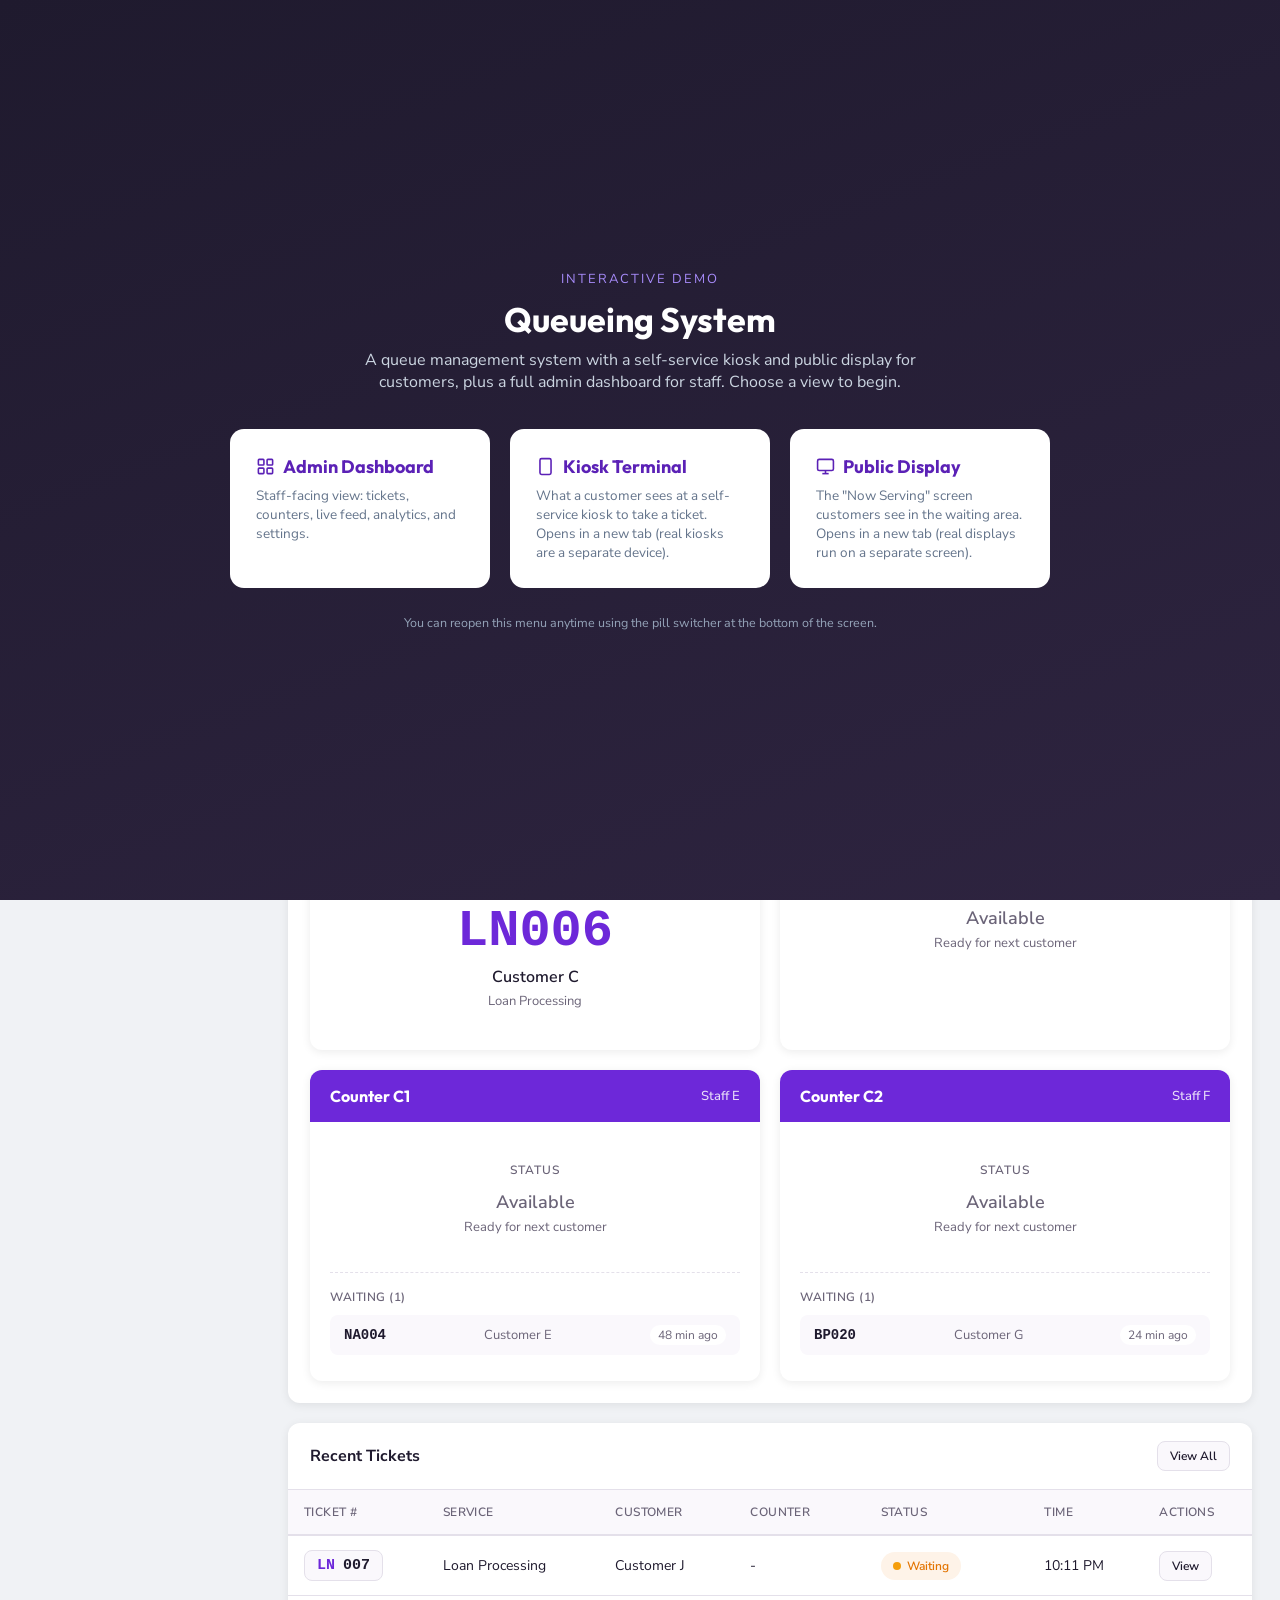
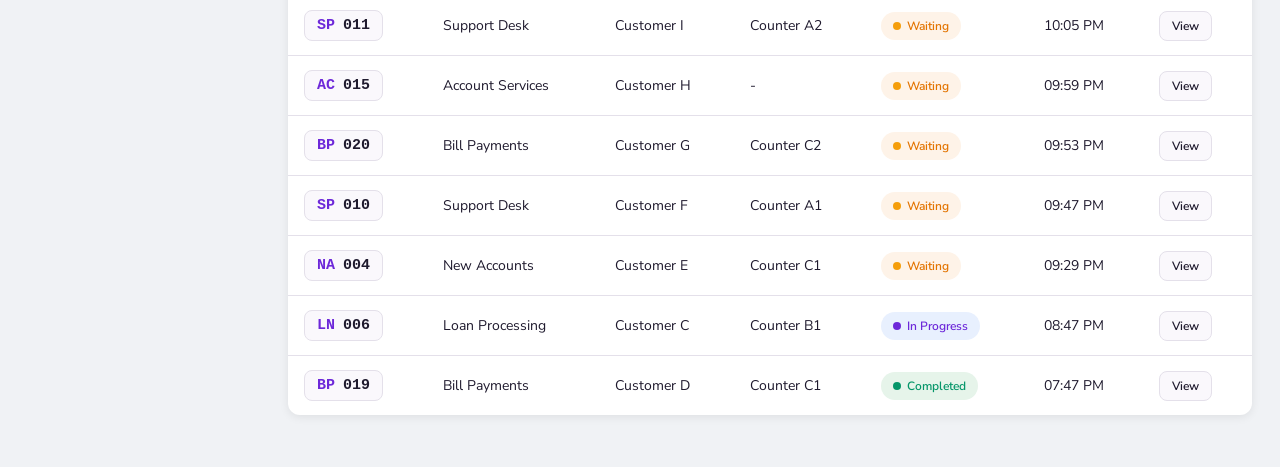
<file: index.html>
<!DOCTYPE html>
<html lang="en">
<head>
  <meta charset="UTF-8">
  <meta name="viewport" content="width=device-width, initial-scale=1.0">
  <title>Queueing System - Dashboard</title>
  <link rel="stylesheet" href="assets/css/main.css">
</head>
<body>
  <!-- ============ DEMO NAVIGATOR ============ -->
  <div id="dcwNavigator" style="position:fixed;inset:0;background:linear-gradient(160deg,#1f1a2e,#2e2440);z-index:9999;display:flex;flex-direction:column;align-items:center;justify-content:center;padding:32px;color:#fff;font-family:inherit;">
    <div style="font-size:13px;letter-spacing:2px;text-transform:uppercase;color:#a78bfa;margin-bottom:10px;">Interactive Demo</div>
    <h1 style="font-size:34px;font-weight:700;margin-bottom:8px;text-align:center;">Queueing System</h1>
    <p style="color:#CBD5E1;margin-bottom:36px;text-align:center;max-width:560px;">A queue management system with a self-service kiosk and public display for customers, plus a full admin dashboard for staff. Choose a view to begin.</p>
    <div style="display:flex;gap:20px;flex-wrap:wrap;justify-content:center;max-width:920px;">
      <div onclick="dcwEnter('dashboard')" style="background:#fff;color:#1f1a2e;border-radius:14px;padding:24px;width:260px;cursor:pointer;transition:.2s;border:2px solid transparent;" onmouseover="this.style.borderColor='#a78bfa'" onmouseout="this.style.borderColor='transparent'">
        <h3 style="font-size:18px;margin-bottom:8px;color:#5b21b6;display:flex;align-items:center;gap:8px;"><svg width="19" height="19" viewBox="0 0 24 24" fill="none" stroke="currentColor" stroke-width="2"><rect x="3" y="3" width="7" height="7" rx="1"/><rect x="14" y="3" width="7" height="7" rx="1"/><rect x="14" y="14" width="7" height="7" rx="1"/><rect x="3" y="14" width="7" height="7" rx="1"/></svg> Admin Dashboard</h3>
        <p style="font-size:13.5px;color:#64748B;">Staff-facing view: tickets, counters, live feed, analytics, and settings.</p>
      </div>
      <div onclick="dcwEnter('kiosk')" style="background:#fff;color:#1f1a2e;border-radius:14px;padding:24px;width:260px;cursor:pointer;transition:.2s;border:2px solid transparent;" onmouseover="this.style.borderColor='#a78bfa'" onmouseout="this.style.borderColor='transparent'">
        <h3 style="font-size:18px;margin-bottom:8px;color:#5b21b6;display:flex;align-items:center;gap:8px;"><svg width="19" height="19" viewBox="0 0 24 24" fill="none" stroke="currentColor" stroke-width="2"><rect x="5" y="2" width="14" height="20" rx="2"/><line x1="12" y1="18" x2="12.01" y2="18"/></svg> Kiosk Terminal</h3>
        <p style="font-size:13.5px;color:#64748B;">What a customer sees at a self-service kiosk to take a ticket. Opens in a new tab (real kiosks are a separate device).</p>
      </div>
      <div onclick="dcwEnter('display')" style="background:#fff;color:#1f1a2e;border-radius:14px;padding:24px;width:260px;cursor:pointer;transition:.2s;border:2px solid transparent;" onmouseover="this.style.borderColor='#a78bfa'" onmouseout="this.style.borderColor='transparent'">
        <h3 style="font-size:18px;margin-bottom:8px;color:#5b21b6;display:flex;align-items:center;gap:8px;"><svg width="19" height="19" viewBox="0 0 24 24" fill="none" stroke="currentColor" stroke-width="2"><rect x="2" y="3" width="20" height="14" rx="2"/><line x1="8" y1="21" x2="16" y2="21"/><line x1="12" y1="17" x2="12" y2="21"/></svg> Public Display</h3>
        <p style="font-size:13.5px;color:#64748B;">The "Now Serving" screen customers see in the waiting area. Opens in a new tab (real displays run on a separate screen).</p>
      </div>
    </div>
    <div style="margin-top:26px;font-size:12.5px;color:#94A3B8;text-align:center;">You can reopen this menu anytime using the pill switcher at the bottom of the screen.</div>
  </div>

  <!-- ============ VIEW SWITCHER ============ -->
  <div id="dcwSwitcher" style="position:fixed;bottom:18px;left:50%;transform:translateX(-50%);background:#1f1a2e;border-radius:40px;display:none;gap:4px;padding:5px;z-index:1000;box-shadow:0 8px 24px rgba(0,0,0,.35);font-family:inherit;">
    <button onclick="document.getElementById('dcwNavigator').style.display='flex';document.getElementById('dcwSwitcher').style.display='none';" style="color:#a78bfa;padding:9px 16px;border-radius:30px;font-size:13px;font-weight:600;border:none;background:none;cursor:pointer;">&#8617; Menu</button>
    <button onclick="window.open('assets/html/kiosk.html','_blank')" style="color:#E2E8F0;padding:9px 16px;border-radius:30px;font-size:13px;font-weight:600;border:none;background:none;cursor:pointer;">Kiosk Terminal</button>
    <button onclick="window.open('assets/html/display.html','_blank')" style="color:#E2E8F0;padding:9px 16px;border-radius:30px;font-size:13px;font-weight:600;border:none;background:none;cursor:pointer;">Public Display</button>
  </div>

  <script>
    function dcwEnter(view){
      document.getElementById('dcwNavigator').style.display='none';
      document.getElementById('dcwSwitcher').style.display='flex';
      if(view==='kiosk') window.open('assets/html/kiosk.html','_blank');
      if(view==='display') window.open('assets/html/display.html','_blank');
      try{ sessionStorage.setItem('dcwNavSeen','1'); }catch(e){}
    }
    try{
      if(sessionStorage.getItem('dcwNavSeen')==='1'){
        document.addEventListener('DOMContentLoaded', function(){
          document.getElementById('dcwNavigator').style.display='none';
          document.getElementById('dcwSwitcher').style.display='flex';
        });
      }
    }catch(e){}
  </script>

  <!-- Sidebar -->
  <aside class="sidebar" id="sidebar">
    <div class="sidebar-header">
      <div class="logo">
        <div class="logo-icon">Q</div>
        <div class="logo-text">Queue<span>Flow</span></div>
      </div>
    </div>
    <nav class="nav-menu">
      <div class="nav-section">
        <div class="nav-section-title">Main</div>
        <a href="index.html" class="nav-item active">
          <span class="icon"><svg width="18" height="18" viewBox="0 0 24 24" fill="none" stroke="currentColor" stroke-width="2"><line x1="18" y1="20" x2="18" y2="10"/><line x1="12" y1="20" x2="12" y2="4"/><line x1="6" y1="20" x2="6" y2="14"/></svg></span>
          <span>Dashboard</span>
        </a>
        <a href="assets/html/tickets.html" class="nav-item">
          <span class="icon"><svg width="18" height="18" viewBox="0 0 24 24" fill="none" stroke="currentColor" stroke-width="2"><path d="M20.59 13.41L11 3H4v7l9.59 9.59a2 2 0 0 0 2.82 0l4.18-4.18a2 2 0 0 0 0-2.82Z"/><line x1="7" y1="7" x2="7.01" y2="7"/></svg></span>
          <span>Tickets</span>
          <span class="nav-badge" id="nav-total-tickets">0</span>
        </a>
        <a href="assets/html/counters.html" class="nav-item">
          <span class="icon"><svg width="18" height="18" viewBox="0 0 24 24" fill="none" stroke="currentColor" stroke-width="2"><rect x="2" y="3" width="20" height="14" rx="2"/><line x1="8" y1="21" x2="16" y2="21"/><line x1="12" y1="17" x2="12" y2="21"/></svg></span>
          <span>Counters</span>
          <span class="nav-badge" id="nav-active-counters">0</span>
        </a>
      </div>
      <div class="nav-section">
        <div class="nav-section-title">Operations</div>
        <a href="assets/html/kiosk.html" class="nav-item" target="_blank">
          <span class="icon"><svg width="18" height="18" viewBox="0 0 24 24" fill="none" stroke="currentColor" stroke-width="2"><rect x="5" y="2" width="14" height="20" rx="2"/><line x1="12" y1="18" x2="12.01" y2="18"/></svg></span>
          <span>Kiosk Terminal</span>
        </a>
        <a href="assets/html/display.html" class="nav-item" target="_blank">
          <span class="icon"><svg width="18" height="18" viewBox="0 0 24 24" fill="none" stroke="currentColor" stroke-width="2"><path d="M2 16.1A5 5 0 0 1 5.9 20M2 12.05A9 9 0 0 1 9.95 20M2 8V6a2 2 0 0 1 2-2h16a2 2 0 0 1 2 2v12a2 2 0 0 1-2 2h-6"/><line x1="2" y1="20" x2="2.01" y2="20"/></svg></span>
          <span>Public Display</span>
        </a>
        <a href="assets/html/live-feed.html" class="nav-item">
          <span class="icon"><svg width="18" height="18" viewBox="0 0 24 24" fill="none" stroke="currentColor" stroke-width="2"><polyline points="22 12 18 12 15 21 9 3 6 12 2 12"/></svg></span>
          <span>Live Feed</span>
          <span class="nav-badge" id="nav-live-count">0</span>
        </a>
      </div>
      <div class="nav-section">
        <div class="nav-section-title">Reports</div>
        <a href="assets/html/reports.html" class="nav-item">
          <span class="icon"><svg width="18" height="18" viewBox="0 0 24 24" fill="none" stroke="currentColor" stroke-width="2"><polyline points="23 6 13.5 15.5 8.5 10.5 1 18"/><polyline points="17 6 23 6 23 12"/></svg></span>
          <span>Analytics</span>
        </a>
        <a href="assets/html/settings.html" class="nav-item">
          <span class="icon"><svg width="18" height="18" viewBox="0 0 24 24" fill="none" stroke="currentColor" stroke-width="2"><circle cx="12" cy="12" r="3"/><path d="M19.4 15a1.65 1.65 0 0 0 .33 1.82l.06.06a2 2 0 0 1 0 2.83 2 2 0 0 1-2.83 0l-.06-.06a1.65 1.65 0 0 0-1.82-.33 1.65 1.65 0 0 0-1 1.51V21a2 2 0 0 1-2 2 2 2 0 0 1-2-2v-.09A1.65 1.65 0 0 0 9 19.4a1.65 1.65 0 0 0-1.82.33l-.06.06a2 2 0 0 1-2.83 0 2 2 0 0 1 0-2.83l.06-.06a1.65 1.65 0 0 0 .33-1.82 1.65 1.65 0 0 0-1.51-1H3a2 2 0 0 1-2-2 2 2 0 0 1 2-2h.09A1.65 1.65 0 0 0 4.6 9a1.65 1.65 0 0 0-.33-1.82l-.06-.06a2 2 0 0 1 0-2.83 2 2 0 0 1 2.83 0l.06.06a1.65 1.65 0 0 0 1.82.33H9a1.65 1.65 0 0 0 1-1.51V3a2 2 0 0 1 2-2 2 2 0 0 1 2 2v.09a1.65 1.65 0 0 0 1 1.51 1.65 1.65 0 0 0 1.82-.33l.06-.06a2 2 0 0 1 2.83 0 2 2 0 0 1 0 2.83l-.06.06a1.65 1.65 0 0 0-.33 1.82V9a1.65 1.65 0 0 0 1.51 1H21a2 2 0 0 1 2 2 2 2 0 0 1-2 2h-.09a1.65 1.65 0 0 0-1.51 1z"/></svg></span>
          <span>Settings</span>
        </a>
      </div>
    </nav>
    <div class="sidebar-footer">
      <div class="user-card">
        <div class="user-avatar">A</div>
        <div class="user-info">
          <div class="user-name">Admin User</div>
          <div class="user-role">System Administrator</div>
        </div>
      </div>
    </div>
  </aside>

  <!-- Main Content -->
  <main class="main-content">
    <!-- Top Bar -->
    <header class="top-bar">
      <div class="page-title">
        Dashboard
        <span class="subtitle">Real-time queue overview</span>
      </div>
      <div class="top-actions">
        <button class="btn btn-icon" onclick="refreshData()" title="Refresh"><svg width="18" height="18" viewBox="0 0 24 24" fill="none" stroke="currentColor" stroke-width="2"><polyline points="23 4 23 10 17 10"/><polyline points="1 20 1 14 7 14"/><path d="M3.51 9a9 9 0 0 1 14.85-3.36L23 10M1 14l4.64 4.36A9 9 0 0 0 20.49 15"/></svg></button>
        <button class="btn btn-primary" onclick="openModal('create-ticket-modal')">
          <span><svg width="16" height="16" viewBox="0 0 24 24" fill="none" stroke="currentColor" stroke-width="2"><line x1="12" y1="5" x2="12" y2="19"/><line x1="5" y1="12" x2="19" y2="12"/></svg></span> New Ticket
        </button>
      </div>
    </header>

    <!-- Content Area -->
    <div class="content-area">
      <!-- Stats Grid -->
      <div class="stats-grid">
        <div class="stat-card fade-in">
          <div class="stat-icon blue"><svg width="20" height="20" viewBox="0 0 24 24" fill="none" stroke="currentColor" stroke-width="2"><path d="M20.59 13.41L11 3H4v7l9.59 9.59a2 2 0 0 0 2.82 0l4.18-4.18a2 2 0 0 0 0-2.82Z"/><line x1="7" y1="7" x2="7.01" y2="7"/></svg></div>
          <div class="stat-content">
            <div class="stat-value" id="stat-total">0</div>
            <div class="stat-label">Total Tickets Today</div>
            <div class="stat-change up">▲ 12% vs yesterday</div>
          </div>
        </div>
        <div class="stat-card fade-in">
          <div class="stat-icon orange"><svg width="20" height="20" viewBox="0 0 24 24" fill="none" stroke="currentColor" stroke-width="2"><circle cx="12" cy="12" r="10"/><polyline points="12 6 12 12 16 14"/></svg></div>
          <div class="stat-content">
            <div class="stat-value" id="stat-pending">0</div>
            <div class="stat-label">Waiting</div>
            <div class="stat-change down">▼ 5 min avg wait</div>
          </div>
        </div>
        <div class="stat-card fade-in">
          <div class="stat-icon purple"><svg width="20" height="20" viewBox="0 0 24 24" fill="none" stroke="currentColor" stroke-width="2"><polyline points="22 12 18 12 15 21 9 3 6 12 2 12"/></svg></div>
          <div class="stat-content">
            <div class="stat-value" id="stat-processing">0</div>
            <div class="stat-label">In Progress</div>
            <div class="stat-change up">▲ 3 counters active</div>
          </div>
        </div>
        <div class="stat-card fade-in">
          <div class="stat-icon green"><svg width="20" height="20" viewBox="0 0 24 24" fill="none" stroke="currentColor" stroke-width="2"><path d="M22 11.08V12a10 10 0 1 1-5.93-9.14"/><polyline points="22 4 12 14.01 9 11.01"/></svg></div>
          <div class="stat-content">
            <div class="stat-value" id="stat-completed">0</div>
            <div class="stat-label">Completed</div>
            <div class="stat-change up">▲ 94% success rate</div>
          </div>
        </div>
        <div class="stat-card fade-in">
          <div class="stat-icon red"><svg width="20" height="20" viewBox="0 0 24 24" fill="none" stroke="currentColor" stroke-width="2"><circle cx="12" cy="12" r="10"/><line x1="15" y1="9" x2="9" y2="15"/><line x1="9" y1="9" x2="15" y2="15"/></svg></div>
          <div class="stat-content">
            <div class="stat-value" id="stat-cancelled">0</div>
            <div class="stat-label">Cancelled</div>
            <div class="stat-change down">▼ 2% cancellation</div>
          </div>
        </div>
        <div class="stat-card fade-in">
          <div class="stat-icon teal"><svg width="20" height="20" viewBox="0 0 24 24" fill="none" stroke="currentColor" stroke-width="2"><circle cx="12" cy="12" r="10"/><polyline points="12 6 12 12 16 14"/></svg></div>
          <div class="stat-content">
            <div class="stat-value" id="stat-avg-time">0m</div>
            <div class="stat-label">Avg. Service Time</div>
            <div class="stat-change up">▲ Efficient</div>
          </div>
        </div>
      </div>

      <!-- Queue Display -->
      <div class="card fade-in">
        <div class="card-header">
          <div class="card-title">Live Counter Status</div>
          <button class="btn btn-sm btn-secondary" onclick="location.href='assets/html/counters.html'">Manage Counters</button>
        </div>
        <div class="card-body">
          <div class="queue-display" id="queue-display">
            <!-- Populated by JS -->
          </div>
        </div>
      </div>

      <!-- Recent Tickets -->
      <div class="card fade-in">
        <div class="card-header">
          <div class="card-title">Recent Tickets</div>
          <button class="btn btn-sm btn-secondary" onclick="location.href='assets/html/tickets.html'">View All</button>
        </div>
        <div class="card-body" style="padding:0;">
          <table class="data-table">
            <thead>
              <tr>
                <th>Ticket #</th>
                <th>Service</th>
                <th>Customer</th>
                <th>Counter</th>
                <th>Status</th>
                <th>Time</th>
                <th>Actions</th>
              </tr>
            </thead>
            <tbody id="recent-tickets-body">
              <!-- Populated by JS -->
            </tbody>
          </table>
        </div>
      </div>
    </div>
  </main>

  <!-- Create Ticket Modal -->
  <div class="modal-overlay" id="create-ticket-modal">
    <div class="modal">
      <div class="modal-header">
        <h3>Create New Ticket</h3>
        <button class="modal-close" onclick="closeModal('create-ticket-modal')">&times;</button>
      </div>
      <div class="modal-body">
        <div class="form-group">
          <label class="form-label">Customer Name</label>
          <input type="text" class="form-input" id="new-ticket-name" placeholder="Enter customer name">
        </div>
        <div class="form-group">
          <label class="form-label">Service Type</label>
          <select class="form-select" id="new-ticket-service">
            <option value="">Select a service...</option>
            <option value="account-services">Account Services</option>
            <option value="loan-processing">Loan Processing</option>
            <option value="bill-payments">Bill Payments</option>
            <option value="new-accounts">New Accounts</option>
            <option value="support-desk">Support Desk</option>
          </select>
        </div>
        <div class="form-group">
          <label class="form-label">Priority</label>
          <select class="form-select" id="new-ticket-priority">
            <option value="normal">Normal</option>
            <option value="priority">Priority (Senior / PWD)</option>
            <option value="urgent">Urgent</option>
          </select>
        </div>
        <div class="form-group">
          <label class="form-label">Notes (Optional)</label>
          <textarea class="form-textarea" id="new-ticket-notes" placeholder="Any special requirements..."></textarea>
        </div>
      </div>
      <div class="modal-footer">
        <button class="btn btn-secondary" onclick="closeModal('create-ticket-modal')">Cancel</button>
        <button class="btn btn-primary" onclick="createTicketFromModal()">Create Ticket</button>
      </div>
    </div>
  </div>

  <!-- Toast Container -->
  <div class="toast-container" id="toast-container"></div>

  <div id="dcwPoweredBy" style="position:fixed;bottom:18px;right:18px;z-index:1000;background:rgba(15,23,42,0.75);color:#f1f5f9;font-size:11.5px;padding:7px 12px;border-radius:20px;letter-spacing:.2px;font-family:inherit;">Powered by <a href="https://theloftitsolutions.com" target="_blank" rel="noopener" style="color:#f1f5f9;">The Loft IT Solutions</a></div>

  <script src="assets/js/data.js"></script>
  <script src="assets/js/websocket.js"></script>
  <script src="assets/js/main.js"></script>
</body>
</html>
</file>
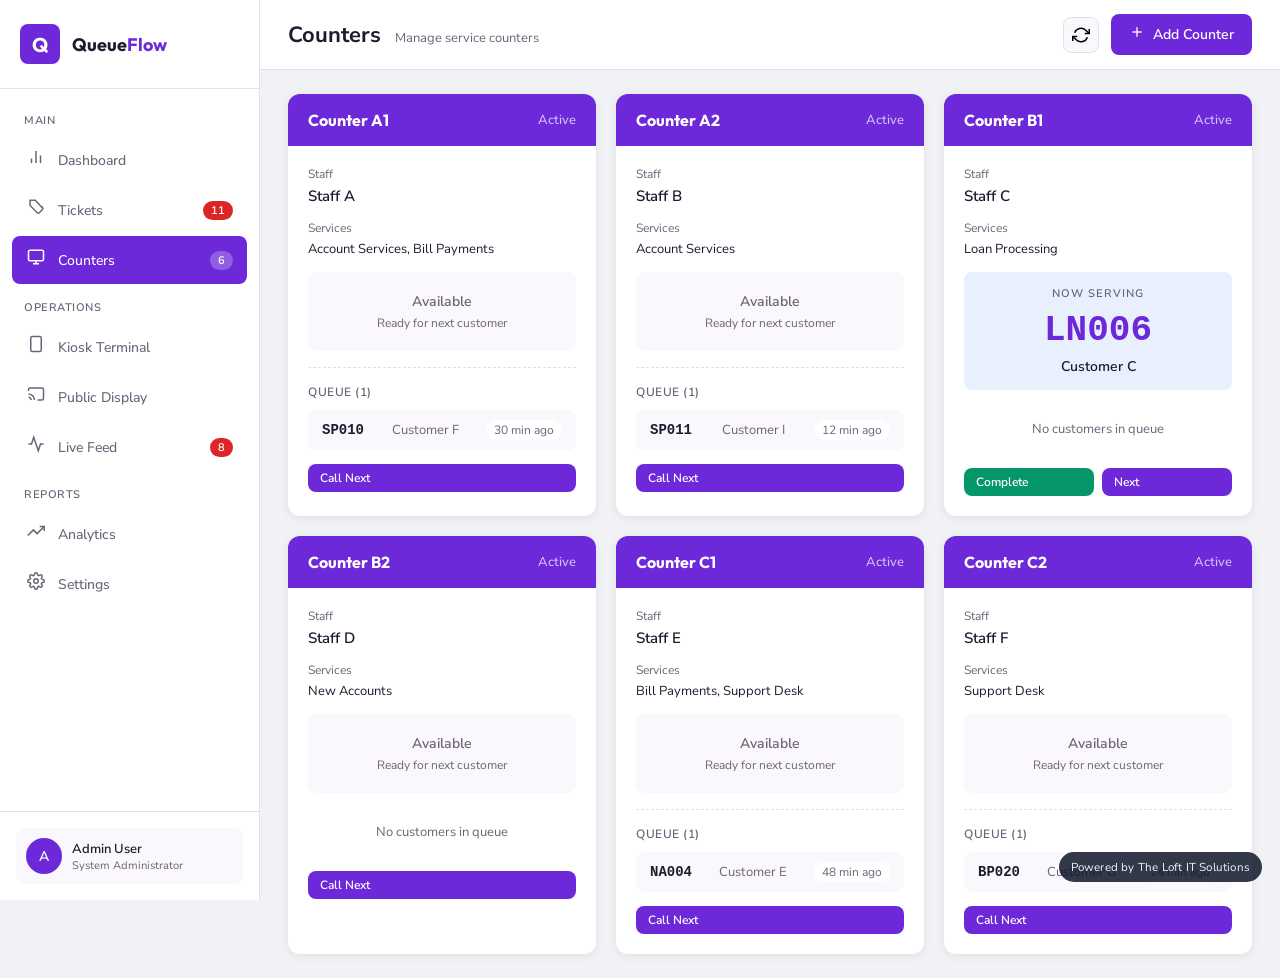
<file: assets/html/counters.html>
<!DOCTYPE html>
<html lang="en">
<head>
  <meta charset="UTF-8">
  <meta name="viewport" content="width=device-width, initial-scale=1.0">
  <title>Queueing System - Counters</title>
  <link rel="stylesheet" href="../css/main.css">
</head>
<body>
  <aside class="sidebar" id="sidebar">
    <div class="sidebar-header">
      <div class="logo">
        <div class="logo-icon">Q</div>
        <div class="logo-text">Queue<span>Flow</span></div>
      </div>
    </div>
    <nav class="nav-menu">
      <div class="nav-section">
        <div class="nav-section-title">Main</div>
        <a href="../../index.html" class="nav-item">
          <span class="icon"><svg width="18" height="18" viewBox="0 0 24 24" fill="none" stroke="currentColor" stroke-width="2"><line x1="18" y1="20" x2="18" y2="10"/><line x1="12" y1="20" x2="12" y2="4"/><line x1="6" y1="20" x2="6" y2="14"/></svg></span>
          <span>Dashboard</span>
        </a>
        <a href="tickets.html" class="nav-item">
          <span class="icon"><svg width="18" height="18" viewBox="0 0 24 24" fill="none" stroke="currentColor" stroke-width="2"><path d="M20.59 13.41L11 3H4v7l9.59 9.59a2 2 0 0 0 2.82 0l4.18-4.18a2 2 0 0 0 0-2.82Z"/><line x1="7" y1="7" x2="7.01" y2="7"/></svg></span>
          <span>Tickets</span>
          <span class="nav-badge" id="nav-total-tickets">0</span>
        </a>
        <a href="counters.html" class="nav-item active">
          <span class="icon"><svg width="18" height="18" viewBox="0 0 24 24" fill="none" stroke="currentColor" stroke-width="2"><rect x="2" y="3" width="20" height="14" rx="2"/><line x1="8" y1="21" x2="16" y2="21"/><line x1="12" y1="17" x2="12" y2="21"/></svg></span>
          <span>Counters</span>
          <span class="nav-badge" id="nav-active-counters">0</span>
        </a>
      </div>
      <div class="nav-section">
        <div class="nav-section-title">Operations</div>
        <a href="kiosk.html" class="nav-item" target="_blank">
          <span class="icon"><svg width="18" height="18" viewBox="0 0 24 24" fill="none" stroke="currentColor" stroke-width="2"><rect x="5" y="2" width="14" height="20" rx="2"/><line x1="12" y1="18" x2="12.01" y2="18"/></svg></span>
          <span>Kiosk Terminal</span>
        </a>
        <a href="display.html" class="nav-item" target="_blank">
          <span class="icon"><svg width="18" height="18" viewBox="0 0 24 24" fill="none" stroke="currentColor" stroke-width="2"><path d="M2 16.1A5 5 0 0 1 5.9 20M2 12.05A9 9 0 0 1 9.95 20M2 8V6a2 2 0 0 1 2-2h16a2 2 0 0 1 2 2v12a2 2 0 0 1-2 2h-6"/><line x1="2" y1="20" x2="2.01" y2="20"/></svg></span>
          <span>Public Display</span>
        </a>
        <a href="live-feed.html" class="nav-item">
          <span class="icon"><svg width="18" height="18" viewBox="0 0 24 24" fill="none" stroke="currentColor" stroke-width="2"><polyline points="22 12 18 12 15 21 9 3 6 12 2 12"/></svg></span>
          <span>Live Feed</span>
          <span class="nav-badge" id="nav-live-count">0</span>
        </a>
      </div>
      <div class="nav-section">
        <div class="nav-section-title">Reports</div>
        <a href="reports.html" class="nav-item">
          <span class="icon"><svg width="18" height="18" viewBox="0 0 24 24" fill="none" stroke="currentColor" stroke-width="2"><polyline points="23 6 13.5 15.5 8.5 10.5 1 18"/><polyline points="17 6 23 6 23 12"/></svg></span>
          <span>Analytics</span>
        </a>
        <a href="settings.html" class="nav-item">
          <span class="icon"><svg width="18" height="18" viewBox="0 0 24 24" fill="none" stroke="currentColor" stroke-width="2"><circle cx="12" cy="12" r="3"/><path d="M19.4 15a1.65 1.65 0 0 0 .33 1.82l.06.06a2 2 0 0 1 0 2.83 2 2 0 0 1-2.83 0l-.06-.06a1.65 1.65 0 0 0-1.82-.33 1.65 1.65 0 0 0-1 1.51V21a2 2 0 0 1-2 2 2 2 0 0 1-2-2v-.09A1.65 1.65 0 0 0 9 19.4a1.65 1.65 0 0 0-1.82.33l-.06.06a2 2 0 0 1-2.83 0 2 2 0 0 1 0-2.83l.06-.06a1.65 1.65 0 0 0 .33-1.82 1.65 1.65 0 0 0-1.51-1H3a2 2 0 0 1-2-2 2 2 0 0 1 2-2h.09A1.65 1.65 0 0 0 4.6 9a1.65 1.65 0 0 0-.33-1.82l-.06-.06a2 2 0 0 1 0-2.83 2 2 0 0 1 2.83 0l.06.06a1.65 1.65 0 0 0 1.82.33H9a1.65 1.65 0 0 0 1-1.51V3a2 2 0 0 1 2-2 2 2 0 0 1 2 2v.09a1.65 1.65 0 0 0 1 1.51 1.65 1.65 0 0 0 1.82-.33l.06-.06a2 2 0 0 1 2.83 0 2 2 0 0 1 0 2.83l-.06.06a1.65 1.65 0 0 0-.33 1.82V9a1.65 1.65 0 0 0 1.51 1H21a2 2 0 0 1 2 2 2 2 0 0 1-2 2h-.09a1.65 1.65 0 0 0-1.51 1z"/></svg></span>
          <span>Settings</span>
        </a>
      </div>
    </nav>
    <div class="sidebar-footer">
      <div class="user-card">
        <div class="user-avatar">A</div>
        <div class="user-info">
          <div class="user-name">Admin User</div>
          <div class="user-role">System Administrator</div>
        </div>
      </div>
    </div>
  </aside>

  <main class="main-content">
    <header class="top-bar">
      <div class="page-title">
        Counters
        <span class="subtitle">Manage service counters</span>
      </div>
      <div class="top-actions">
        <button class="btn btn-icon" onclick="refreshData()" title="Refresh"><svg width="18" height="18" viewBox="0 0 24 24" fill="none" stroke="currentColor" stroke-width="2"><polyline points="23 4 23 10 17 10"/><polyline points="1 20 1 14 7 14"/><path d="M3.51 9a9 9 0 0 1 14.85-3.36L23 10M1 14l4.64 4.36A9 9 0 0 0 20.49 15"/></svg></button>
        <button class="btn btn-primary" onclick="openModal('add-counter-modal')">
          <span><svg width="16" height="16" viewBox="0 0 24 24" fill="none" stroke="currentColor" stroke-width="2"><line x1="12" y1="5" x2="12" y2="19"/><line x1="5" y1="12" x2="19" y2="12"/></svg></span> Add Counter
        </button>
      </div>
    </header>

    <div class="content-area">
      <div class="queue-display" id="counters-grid">
        <!-- Populated by JS -->
      </div>
    </div>
  </main>

  <!-- Add Counter Modal -->
  <div class="modal-overlay" id="add-counter-modal">
    <div class="modal">
      <div class="modal-header">
        <h3>Add New Counter</h3>
        <button class="modal-close" onclick="closeModal('add-counter-modal')">&times;</button>
      </div>
      <div class="modal-body">
        <div class="form-group">
          <label class="form-label">Counter Name</label>
          <input type="text" class="form-input" id="counter-name" placeholder="e.g., Counter A1">
        </div>
        <div class="form-group">
          <label class="form-label">Services Handled</label>
          <select class="form-select" id="counter-service" multiple style="min-height:120px;">
            <option value="account-services">Account Services</option>
            <option value="loan-processing">Loan Processing</option>
            <option value="bill-payments">Bill Payments</option>
            <option value="new-accounts">New Accounts</option>
            <option value="support-desk">Support Desk</option>
          </select>
          <small style="color:var(--gray);font-size:12px;">Hold Ctrl/Cmd to select multiple</small>
        </div>
        <div class="form-group">
          <label class="form-label">Staff Name</label>
          <input type="text" class="form-input" id="counter-staff" placeholder="Staff assigned to this counter">
        </div>
      </div>
      <div class="modal-footer">
        <button class="btn btn-secondary" onclick="closeModal('add-counter-modal')">Cancel</button>
        <button class="btn btn-primary" onclick="addCounter()">Add Counter</button>
      </div>
    </div>
  </div>

  <div class="toast-container" id="toast-container"></div>

  <script src="../js/data.js"></script>
  <script src="../js/websocket.js"></script>
  <script src="../js/counters.js"></script>

  <div id="dcwPoweredBy" style="position:fixed;bottom:18px;right:18px;z-index:1000;background:rgba(15,23,42,0.85);color:#f1f5f9;font-size:11.5px;padding:7px 12px;border-radius:20px;letter-spacing:.2px;font-family:inherit;">Powered by <a href="https://theloftitsolutions.com" target="_blank" rel="noopener" style="color:#f1f5f9;">The Loft IT Solutions</a></div>
</body>
</html>
</file>
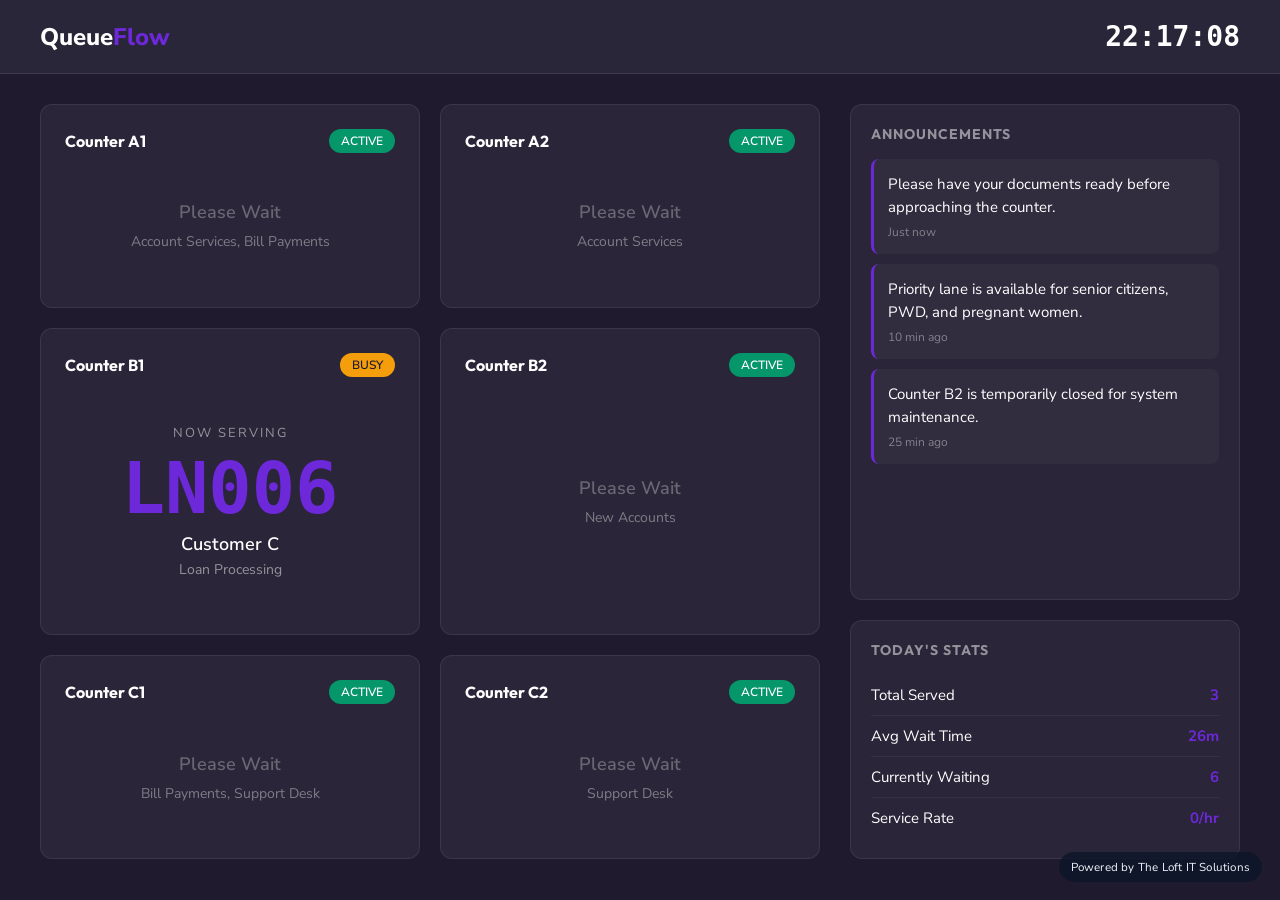
<file: assets/html/display.html>
<!DOCTYPE html>
<html lang="en">
<head>
  <meta charset="UTF-8">
  <meta name="viewport" content="width=device-width, initial-scale=1.0">
  <title>Queueing System - Public Display</title>
  <link rel="stylesheet" href="../css/main.css">
  <link rel="stylesheet" href="../css/display.css">
</head>
<body class="display-page">
  <div class="display-header">
    <div class="logo-text">Queue<span>Flow</span></div>
    <div class="clock" id="display-clock">--:--:--</div>
  </div>

  <div class="display-body">
    <div class="display-counters" id="display-counters">
      <!-- Populated by JS -->
    </div>
    <div class="display-sidebar">
      <div class="display-announcements">
        <h3>Announcements</h3>
        <div id="display-announcements-list">
          <div class="announcement-item">
            <div class="text">Please have your documents ready before approaching the counter.</div>
            <div class="time">Just now</div>
          </div>
          <div class="announcement-item">
            <div class="text">Priority lane is available for senior citizens, PWD, and pregnant women.</div>
            <div class="time">10 min ago</div>
          </div>
          <div class="announcement-item">
            <div class="text">Counter B2 is temporarily closed for system maintenance.</div>
            <div class="time">25 min ago</div>
          </div>
        </div>
      </div>
      <div class="display-stats">
        <h3>Today's Stats</h3>
        <div class="display-stat-row">
          <span>Total Served</span>
          <span class="value" id="display-total-served">0</span>
        </div>
        <div class="display-stat-row">
          <span>Avg Wait Time</span>
          <span class="value" id="display-avg-wait">0m</span>
        </div>
        <div class="display-stat-row">
          <span>Currently Waiting</span>
          <span class="value" id="display-waiting">0</span>
        </div>
        <div class="display-stat-row">
          <span>Service Rate</span>
          <span class="value" id="display-service-rate">0/hr</span>
        </div>
      </div>
    </div>
  </div>

  <script src="../js/data.js"></script>
  <script src="../js/websocket.js"></script>
  <script src="../js/display.js"></script>

  <div id="dcwPoweredBy" style="position:fixed;bottom:18px;right:18px;z-index:1000;background:rgba(15,23,42,0.85);color:#f1f5f9;font-size:11.5px;padding:7px 12px;border-radius:20px;letter-spacing:.2px;font-family:inherit;">Powered by <a href="https://theloftitsolutions.com" target="_blank" rel="noopener" style="color:#f1f5f9;">The Loft IT Solutions</a></div>
</body>
</html>
</file>
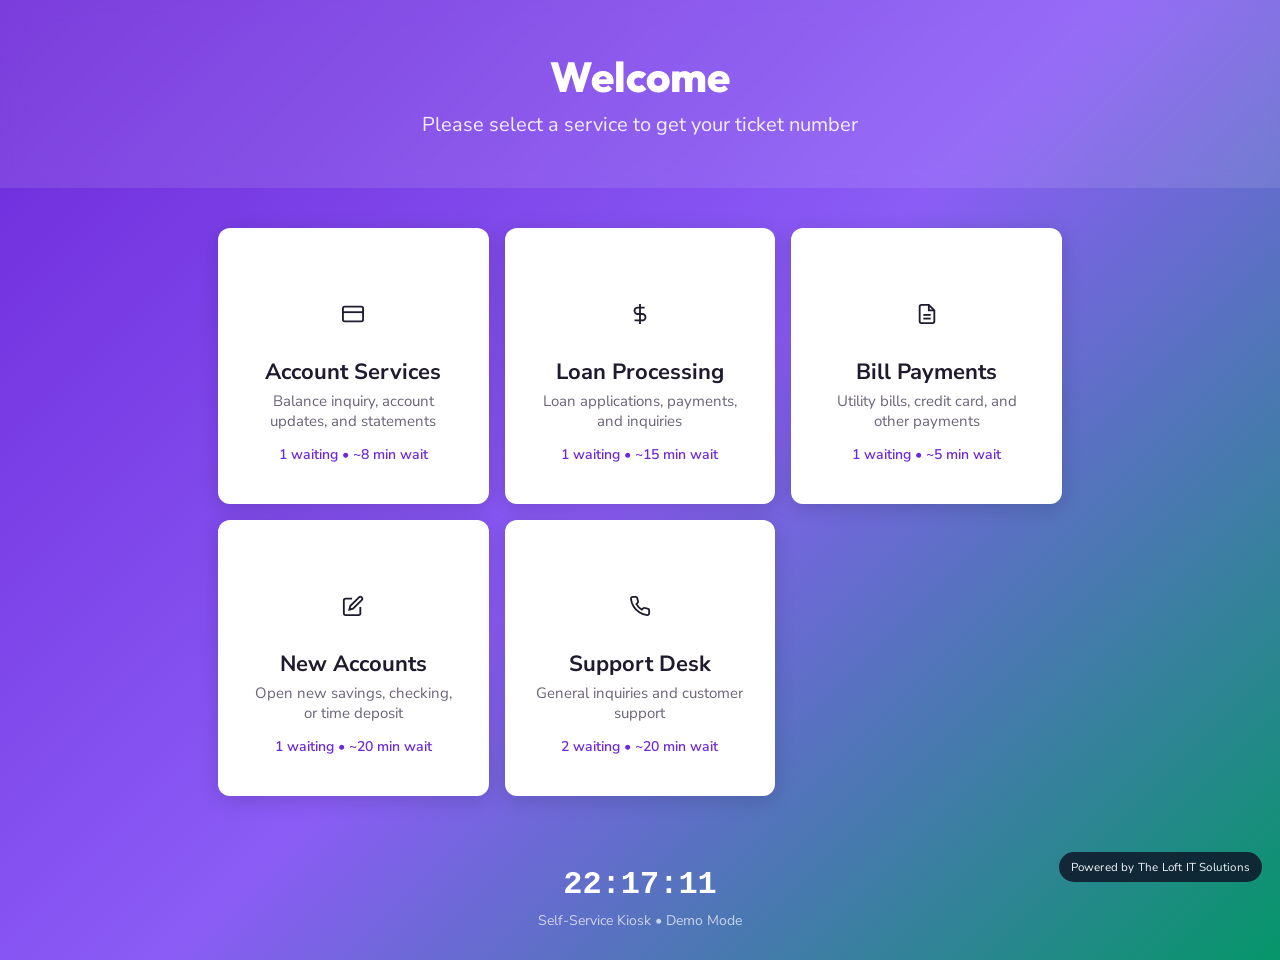
<file: assets/html/kiosk.html>
<!DOCTYPE html>
<html lang="en">
<head>
  <meta charset="UTF-8">
  <meta name="viewport" content="width=device-width, initial-scale=1.0">
  <title>Queueing System - Kiosk Terminal</title>
  <link rel="stylesheet" href="../css/main.css">
  <link rel="stylesheet" href="../css/kiosk.css">
</head>
<body class="kiosk-page">
  <div class="kiosk-header">
    <h1>Welcome</h1>
    <p>Please select a service to get your ticket number</p>
  </div>

  <div class="service-buttons" id="kiosk-services">
    <!-- Populated by JS -->
  </div>

  <div class="kiosk-footer">
    <div class="clock" id="kiosk-clock">--:--:--</div>
    <div>Self-Service Kiosk &bull; Demo Mode</div>
  </div>

  <!-- Name Input Modal -->
  <div class="modal-overlay" id="name-modal">
    <div class="modal">
      <div class="modal-header">
        <h3>Enter Your Name</h3>
        <button class="modal-close" onclick="closeModal('name-modal')">&times;</button>
      </div>
      <div class="modal-body">
        <div class="form-group">
          <label class="form-label">Full Name</label>
          <input type="text" class="form-input" id="kiosk-name-input" placeholder="Enter your full name" autofocus>
        </div>
        <div class="form-group">
          <label class="form-label">Priority</label>
          <select class="form-select" id="kiosk-priority-input">
            <option value="normal">Normal</option>
            <option value="priority">Priority (Senior / PWD)</option>
            <option value="urgent">Urgent</option>
          </select>
        </div>
      </div>
      <div class="modal-footer">
        <button class="btn btn-secondary" onclick="closeModal('name-modal')">Cancel</button>
        <button class="btn btn-primary" onclick="submitKioskName()">Get Ticket</button>
      </div>
    </div>
  </div>

  <!-- Ticket Print Overlay -->
  <div class="ticket-overlay" id="ticket-overlay">
    <div class="ticket-print" id="ticket-print-content">
      <div class="ticket-print-header">
        <h2>Queueing System</h2>
        <div class="datetime" id="ticket-datetime">--</div>
      </div>
      <div class="ticket-print-number" id="ticket-number">--</div>
      <div class="ticket-print-service" id="ticket-service-name">--</div>
      <div class="ticket-print-counter" id="ticket-counter-info">--</div>
      <div class="ticket-print-info">
        <div class="ticket-print-info-row">
          <span class="label">Estimated Wait</span>
          <span class="value" id="ticket-wait-time">--</span>
        </div>
        <div class="ticket-print-info-row">
          <span class="label">People Ahead</span>
          <span class="value" id="ticket-ahead">--</span>
        </div>
        <div class="ticket-print-info-row">
          <span class="label">Date</span>
          <span class="value" id="ticket-date">--</span>
        </div>
      </div>
      <div class="ticket-print-barcode"></div>
      <div class="ticket-print-footer">
        Please wait for your number to be called.<br>
        Thank you for your patience.
      </div>
      <div style="margin-top:20px;">
        <button class="btn btn-primary" style="width:100%;" onclick="closeTicketOverlay()">Done</button>
      </div>
    </div>
  </div>

  <script src="../js/data.js"></script>
  <script src="../js/websocket.js"></script>
  <script src="../js/kiosk.js"></script>

  <div id="dcwPoweredBy" style="position:fixed;bottom:18px;right:18px;z-index:1000;background:rgba(15,23,42,0.85);color:#f1f5f9;font-size:11.5px;padding:7px 12px;border-radius:20px;letter-spacing:.2px;font-family:inherit;">Powered by <a href="https://theloftitsolutions.com" target="_blank" rel="noopener" style="color:#f1f5f9;">The Loft IT Solutions</a></div>
</body>
</html>
</file>
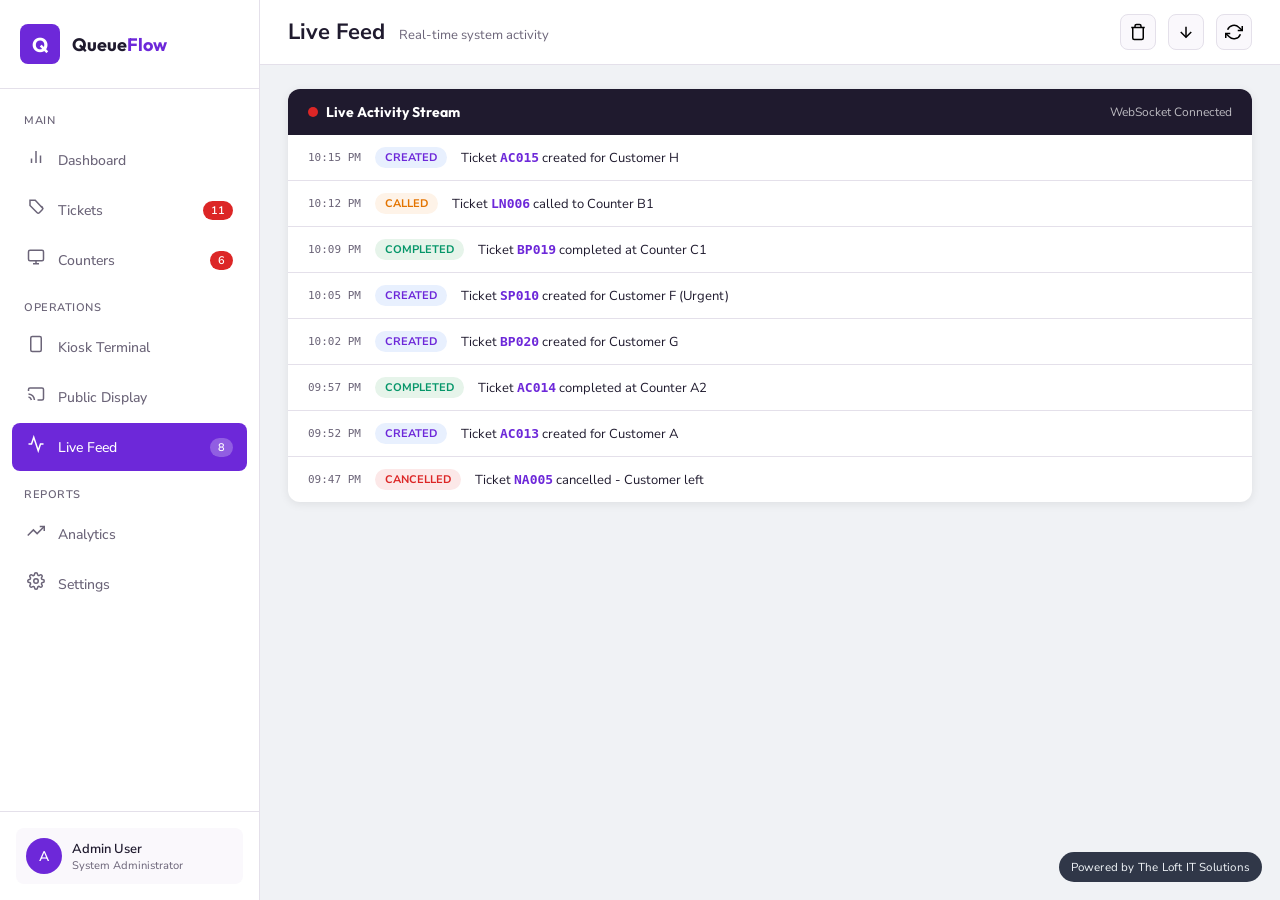
<file: assets/html/live-feed.html>
<!DOCTYPE html>
<html lang="en">
<head>
  <meta charset="UTF-8">
  <meta name="viewport" content="width=device-width, initial-scale=1.0">
  <title>Queueing System - Live Feed</title>
  <link rel="stylesheet" href="../css/main.css">
</head>
<body>
  <aside class="sidebar" id="sidebar">
    <div class="sidebar-header">
      <div class="logo">
        <div class="logo-icon">Q</div>
        <div class="logo-text">Queue<span>Flow</span></div>
      </div>
    </div>
    <nav class="nav-menu">
      <div class="nav-section">
        <div class="nav-section-title">Main</div>
        <a href="../../index.html" class="nav-item">
          <span class="icon"><svg width="18" height="18" viewBox="0 0 24 24" fill="none" stroke="currentColor" stroke-width="2"><line x1="18" y1="20" x2="18" y2="10"/><line x1="12" y1="20" x2="12" y2="4"/><line x1="6" y1="20" x2="6" y2="14"/></svg></span>
          <span>Dashboard</span>
        </a>
        <a href="tickets.html" class="nav-item">
          <span class="icon"><svg width="18" height="18" viewBox="0 0 24 24" fill="none" stroke="currentColor" stroke-width="2"><path d="M20.59 13.41L11 3H4v7l9.59 9.59a2 2 0 0 0 2.82 0l4.18-4.18a2 2 0 0 0 0-2.82Z"/><line x1="7" y1="7" x2="7.01" y2="7"/></svg></span>
          <span>Tickets</span>
          <span class="nav-badge" id="nav-total-tickets">0</span>
        </a>
        <a href="counters.html" class="nav-item">
          <span class="icon"><svg width="18" height="18" viewBox="0 0 24 24" fill="none" stroke="currentColor" stroke-width="2"><rect x="2" y="3" width="20" height="14" rx="2"/><line x1="8" y1="21" x2="16" y2="21"/><line x1="12" y1="17" x2="12" y2="21"/></svg></span>
          <span>Counters</span>
          <span class="nav-badge" id="nav-active-counters">0</span>
        </a>
      </div>
      <div class="nav-section">
        <div class="nav-section-title">Operations</div>
        <a href="kiosk.html" class="nav-item" target="_blank">
          <span class="icon"><svg width="18" height="18" viewBox="0 0 24 24" fill="none" stroke="currentColor" stroke-width="2"><rect x="5" y="2" width="14" height="20" rx="2"/><line x1="12" y1="18" x2="12.01" y2="18"/></svg></span>
          <span>Kiosk Terminal</span>
        </a>
        <a href="display.html" class="nav-item" target="_blank">
          <span class="icon"><svg width="18" height="18" viewBox="0 0 24 24" fill="none" stroke="currentColor" stroke-width="2"><path d="M2 16.1A5 5 0 0 1 5.9 20M2 12.05A9 9 0 0 1 9.95 20M2 8V6a2 2 0 0 1 2-2h16a2 2 0 0 1 2 2v12a2 2 0 0 1-2 2h-6"/><line x1="2" y1="20" x2="2.01" y2="20"/></svg></span>
          <span>Public Display</span>
        </a>
        <a href="live-feed.html" class="nav-item active">
          <span class="icon"><svg width="18" height="18" viewBox="0 0 24 24" fill="none" stroke="currentColor" stroke-width="2"><polyline points="22 12 18 12 15 21 9 3 6 12 2 12"/></svg></span>
          <span>Live Feed</span>
          <span class="nav-badge" id="nav-live-count">0</span>
        </a>
      </div>
      <div class="nav-section">
        <div class="nav-section-title">Reports</div>
        <a href="reports.html" class="nav-item">
          <span class="icon"><svg width="18" height="18" viewBox="0 0 24 24" fill="none" stroke="currentColor" stroke-width="2"><polyline points="23 6 13.5 15.5 8.5 10.5 1 18"/><polyline points="17 6 23 6 23 12"/></svg></span>
          <span>Analytics</span>
        </a>
        <a href="settings.html" class="nav-item">
          <span class="icon"><svg width="18" height="18" viewBox="0 0 24 24" fill="none" stroke="currentColor" stroke-width="2"><circle cx="12" cy="12" r="3"/><path d="M19.4 15a1.65 1.65 0 0 0 .33 1.82l.06.06a2 2 0 0 1 0 2.83 2 2 0 0 1-2.83 0l-.06-.06a1.65 1.65 0 0 0-1.82-.33 1.65 1.65 0 0 0-1 1.51V21a2 2 0 0 1-2 2 2 2 0 0 1-2-2v-.09A1.65 1.65 0 0 0 9 19.4a1.65 1.65 0 0 0-1.82.33l-.06.06a2 2 0 0 1-2.83 0 2 2 0 0 1 0-2.83l.06-.06a1.65 1.65 0 0 0 .33-1.82 1.65 1.65 0 0 0-1.51-1H3a2 2 0 0 1-2-2 2 2 0 0 1 2-2h.09A1.65 1.65 0 0 0 4.6 9a1.65 1.65 0 0 0-.33-1.82l-.06-.06a2 2 0 0 1 0-2.83 2 2 0 0 1 2.83 0l.06.06a1.65 1.65 0 0 0 1.82.33H9a1.65 1.65 0 0 0 1-1.51V3a2 2 0 0 1 2-2 2 2 0 0 1 2 2v.09a1.65 1.65 0 0 0 1 1.51 1.65 1.65 0 0 0 1.82-.33l.06-.06a2 2 0 0 1 2.83 0 2 2 0 0 1 0 2.83l-.06.06a1.65 1.65 0 0 0-.33 1.82V9a1.65 1.65 0 0 0 1.51 1H21a2 2 0 0 1 2 2 2 2 0 0 1-2 2h-.09a1.65 1.65 0 0 0-1.51 1z"/></svg></span>
          <span>Settings</span>
        </a>
      </div>
    </nav>
    <div class="sidebar-footer">
      <div class="user-card">
        <div class="user-avatar">A</div>
        <div class="user-info">
          <div class="user-name">Admin User</div>
          <div class="user-role">System Administrator</div>
        </div>
      </div>
    </div>
  </aside>

  <main class="main-content">
    <header class="top-bar">
      <div class="page-title">
        Live Feed
        <span class="subtitle">Real-time system activity</span>
      </div>
      <div class="top-actions">
        <button class="btn btn-icon" onclick="clearFeed()" title="Clear"><svg width="18" height="18" viewBox="0 0 24 24" fill="none" stroke="currentColor" stroke-width="2"><polyline points="3 6 5 6 21 6"/><path d="M19 6v14a2 2 0 0 1-2 2H7a2 2 0 0 1-2-2V6m3 0V4a2 2 0 0 1 2-2h4a2 2 0 0 1 2 2v2"/></svg></button>
        <button class="btn btn-icon" onclick="toggleAutoScroll()" id="autoscroll-btn" title="Auto-scroll"><svg width="18" height="18" viewBox="0 0 24 24" fill="none" stroke="currentColor" stroke-width="2"><polyline points="19 12 12 19 5 12"/><line x1="12" y1="19" x2="12" y2="5"/></svg></button>
        <button class="btn btn-icon" onclick="refreshData()" title="Refresh"><svg width="18" height="18" viewBox="0 0 24 24" fill="none" stroke="currentColor" stroke-width="2"><polyline points="23 4 23 10 17 10"/><polyline points="1 20 1 14 7 14"/><path d="M3.51 9a9 9 0 0 1 14.85-3.36L23 10M1 14l4.64 4.36A9 9 0 0 0 20.49 15"/></svg></button>
      </div>
    </header>

    <div class="content-area">
      <div class="live-feed">
        <div class="live-feed-header">
          <h3><span class="live-dot"></span> Live Activity Stream</h3>
          <span style="font-size:12px;opacity:0.7;">WebSocket Connected</span>
        </div>
        <div class="live-feed-body" id="live-feed-body">
          <!-- Populated by JS -->
        </div>
      </div>
    </div>
  </main>

  <div class="toast-container" id="toast-container"></div>

  <script src="../js/data.js"></script>
  <script src="../js/websocket.js"></script>
  <script src="../js/live-feed.js"></script>

  <div id="dcwPoweredBy" style="position:fixed;bottom:18px;right:18px;z-index:1000;background:rgba(15,23,42,0.85);color:#f1f5f9;font-size:11.5px;padding:7px 12px;border-radius:20px;letter-spacing:.2px;font-family:inherit;">Powered by <a href="https://theloftitsolutions.com" target="_blank" rel="noopener" style="color:#f1f5f9;">The Loft IT Solutions</a></div>
</body>
</html>
</file>
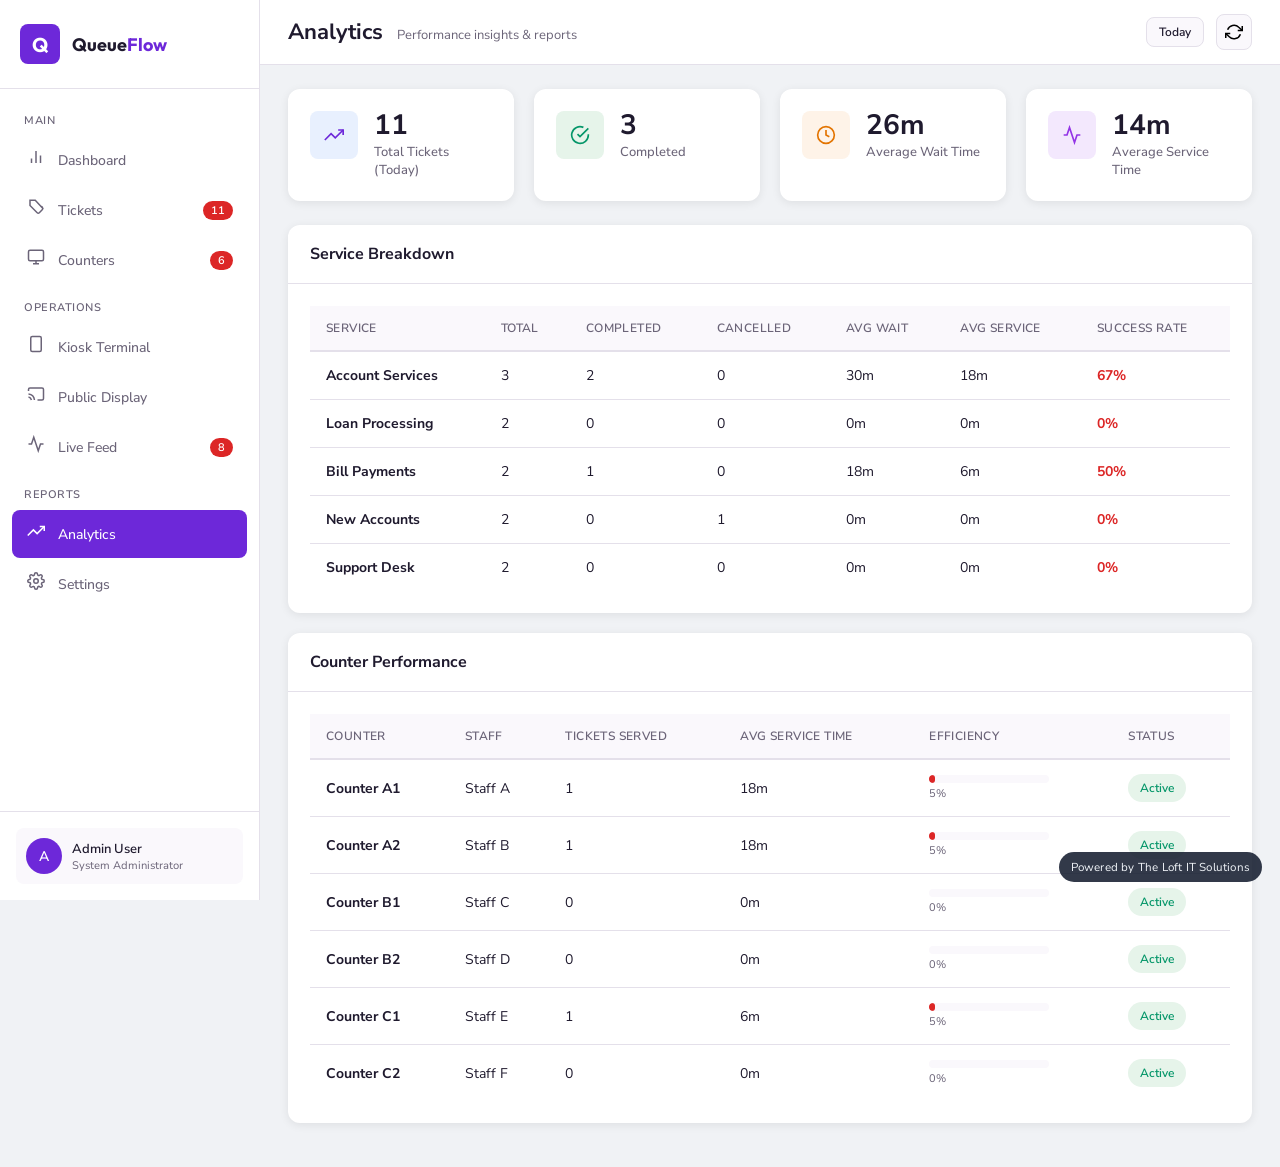
<file: assets/html/reports.html>
<!DOCTYPE html>
<html lang="en">
<head>
  <meta charset="UTF-8">
  <meta name="viewport" content="width=device-width, initial-scale=1.0">
  <title>Queueing System - Analytics</title>
  <link rel="stylesheet" href="../css/main.css">
</head>
<body>
  <aside class="sidebar" id="sidebar">
    <div class="sidebar-header">
      <div class="logo">
        <div class="logo-icon">Q</div>
        <div class="logo-text">Queue<span>Flow</span></div>
      </div>
    </div>
    <nav class="nav-menu">
      <div class="nav-section">
        <div class="nav-section-title">Main</div>
        <a href="../../index.html" class="nav-item">
          <span class="icon"><svg width="18" height="18" viewBox="0 0 24 24" fill="none" stroke="currentColor" stroke-width="2"><line x1="18" y1="20" x2="18" y2="10"/><line x1="12" y1="20" x2="12" y2="4"/><line x1="6" y1="20" x2="6" y2="14"/></svg></span>
          <span>Dashboard</span>
        </a>
        <a href="tickets.html" class="nav-item">
          <span class="icon"><svg width="18" height="18" viewBox="0 0 24 24" fill="none" stroke="currentColor" stroke-width="2"><path d="M20.59 13.41L11 3H4v7l9.59 9.59a2 2 0 0 0 2.82 0l4.18-4.18a2 2 0 0 0 0-2.82Z"/><line x1="7" y1="7" x2="7.01" y2="7"/></svg></span>
          <span>Tickets</span>
          <span class="nav-badge" id="nav-total-tickets">0</span>
        </a>
        <a href="counters.html" class="nav-item">
          <span class="icon"><svg width="18" height="18" viewBox="0 0 24 24" fill="none" stroke="currentColor" stroke-width="2"><rect x="2" y="3" width="20" height="14" rx="2"/><line x1="8" y1="21" x2="16" y2="21"/><line x1="12" y1="17" x2="12" y2="21"/></svg></span>
          <span>Counters</span>
          <span class="nav-badge" id="nav-active-counters">0</span>
        </a>
      </div>
      <div class="nav-section">
        <div class="nav-section-title">Operations</div>
        <a href="kiosk.html" class="nav-item" target="_blank">
          <span class="icon"><svg width="18" height="18" viewBox="0 0 24 24" fill="none" stroke="currentColor" stroke-width="2"><rect x="5" y="2" width="14" height="20" rx="2"/><line x1="12" y1="18" x2="12.01" y2="18"/></svg></span>
          <span>Kiosk Terminal</span>
        </a>
        <a href="display.html" class="nav-item" target="_blank">
          <span class="icon"><svg width="18" height="18" viewBox="0 0 24 24" fill="none" stroke="currentColor" stroke-width="2"><path d="M2 16.1A5 5 0 0 1 5.9 20M2 12.05A9 9 0 0 1 9.95 20M2 8V6a2 2 0 0 1 2-2h16a2 2 0 0 1 2 2v12a2 2 0 0 1-2 2h-6"/><line x1="2" y1="20" x2="2.01" y2="20"/></svg></span>
          <span>Public Display</span>
        </a>
        <a href="live-feed.html" class="nav-item">
          <span class="icon"><svg width="18" height="18" viewBox="0 0 24 24" fill="none" stroke="currentColor" stroke-width="2"><polyline points="22 12 18 12 15 21 9 3 6 12 2 12"/></svg></span>
          <span>Live Feed</span>
          <span class="nav-badge" id="nav-live-count">0</span>
        </a>
      </div>
      <div class="nav-section">
        <div class="nav-section-title">Reports</div>
        <a href="reports.html" class="nav-item active">
          <span class="icon"><svg width="18" height="18" viewBox="0 0 24 24" fill="none" stroke="currentColor" stroke-width="2"><polyline points="23 6 13.5 15.5 8.5 10.5 1 18"/><polyline points="17 6 23 6 23 12"/></svg></span>
          <span>Analytics</span>
        </a>
        <a href="settings.html" class="nav-item">
          <span class="icon"><svg width="18" height="18" viewBox="0 0 24 24" fill="none" stroke="currentColor" stroke-width="2"><circle cx="12" cy="12" r="3"/><path d="M19.4 15a1.65 1.65 0 0 0 .33 1.82l.06.06a2 2 0 0 1 0 2.83 2 2 0 0 1-2.83 0l-.06-.06a1.65 1.65 0 0 0-1.82-.33 1.65 1.65 0 0 0-1 1.51V21a2 2 0 0 1-2 2 2 2 0 0 1-2-2v-.09A1.65 1.65 0 0 0 9 19.4a1.65 1.65 0 0 0-1.82.33l-.06.06a2 2 0 0 1-2.83 0 2 2 0 0 1 0-2.83l.06-.06a1.65 1.65 0 0 0 .33-1.82 1.65 1.65 0 0 0-1.51-1H3a2 2 0 0 1-2-2 2 2 0 0 1 2-2h.09A1.65 1.65 0 0 0 4.6 9a1.65 1.65 0 0 0-.33-1.82l-.06-.06a2 2 0 0 1 0-2.83 2 2 0 0 1 2.83 0l.06.06a1.65 1.65 0 0 0 1.82.33H9a1.65 1.65 0 0 0 1-1.51V3a2 2 0 0 1 2-2 2 2 0 0 1 2 2v.09a1.65 1.65 0 0 0 1 1.51 1.65 1.65 0 0 0 1.82-.33l.06-.06a2 2 0 0 1 2.83 0 2 2 0 0 1 0 2.83l-.06.06a1.65 1.65 0 0 0-.33 1.82V9a1.65 1.65 0 0 0 1.51 1H21a2 2 0 0 1 2 2 2 2 0 0 1-2 2h-.09a1.65 1.65 0 0 0-1.51 1z"/></svg></span>
          <span>Settings</span>
        </a>
      </div>
    </nav>
    <div class="sidebar-footer">
      <div class="user-card">
        <div class="user-avatar">A</div>
        <div class="user-info">
          <div class="user-name">Admin User</div>
          <div class="user-role">System Administrator</div>
        </div>
      </div>
    </div>
  </aside>

  <main class="main-content">
    <header class="top-bar">
      <div class="page-title">
        Analytics
        <span class="subtitle">Performance insights & reports</span>
      </div>
      <div class="top-actions">
        <button class="btn btn-secondary btn-sm">Today</button>
        <button class="btn btn-icon" onclick="refreshData()" title="Refresh"><svg width="18" height="18" viewBox="0 0 24 24" fill="none" stroke="currentColor" stroke-width="2"><polyline points="23 4 23 10 17 10"/><polyline points="1 20 1 14 7 14"/><path d="M3.51 9a9 9 0 0 1 14.85-3.36L23 10M1 14l4.64 4.36A9 9 0 0 0 20.49 15"/></svg></button>
      </div>
    </header>

    <div class="content-area">
      <div class="stats-grid">
        <div class="stat-card fade-in">
          <div class="stat-icon blue"><svg width="20" height="20" viewBox="0 0 24 24" fill="none" stroke="currentColor" stroke-width="2"><polyline points="23 6 13.5 15.5 8.5 10.5 1 18"/><polyline points="17 6 23 6 23 12"/></svg></div>
          <div class="stat-content">
            <div class="stat-value" id="report-total">0</div>
            <div class="stat-label">Total Tickets (Today)</div>
          </div>
        </div>
        <div class="stat-card fade-in">
          <div class="stat-icon green"><svg width="20" height="20" viewBox="0 0 24 24" fill="none" stroke="currentColor" stroke-width="2"><path d="M22 11.08V12a10 10 0 1 1-5.93-9.14"/><polyline points="22 4 12 14.01 9 11.01"/></svg></div>
          <div class="stat-content">
            <div class="stat-value" id="report-completed">0</div>
            <div class="stat-label">Completed</div>
          </div>
        </div>
        <div class="stat-card fade-in">
          <div class="stat-icon orange"><svg width="20" height="20" viewBox="0 0 24 24" fill="none" stroke="currentColor" stroke-width="2"><circle cx="12" cy="12" r="10"/><polyline points="12 6 12 12 16 14"/></svg></div>
          <div class="stat-content">
            <div class="stat-value" id="report-avg-wait">0m</div>
            <div class="stat-label">Average Wait Time</div>
          </div>
        </div>
        <div class="stat-card fade-in">
          <div class="stat-icon purple"><svg width="20" height="20" viewBox="0 0 24 24" fill="none" stroke="currentColor" stroke-width="2"><polyline points="22 12 18 12 15 21 9 3 6 12 2 12"/></svg></div>
          <div class="stat-content">
            <div class="stat-value" id="report-avg-service">0m</div>
            <div class="stat-label">Average Service Time</div>
          </div>
        </div>
      </div>

      <div class="card fade-in">
        <div class="card-header">
          <div class="card-title">Service Breakdown</div>
        </div>
        <div class="card-body">
          <table class="data-table">
            <thead>
              <tr>
                <th>Service</th>
                <th>Total</th>
                <th>Completed</th>
                <th>Cancelled</th>
                <th>Avg Wait</th>
                <th>Avg Service</th>
                <th>Success Rate</th>
              </tr>
            </thead>
            <tbody id="service-breakdown-body">
              <!-- Populated by JS -->
            </tbody>
          </table>
        </div>
      </div>

      <div class="card fade-in">
        <div class="card-header">
          <div class="card-title">Counter Performance</div>
        </div>
        <div class="card-body">
          <table class="data-table">
            <thead>
              <tr>
                <th>Counter</th>
                <th>Staff</th>
                <th>Tickets Served</th>
                <th>Avg Service Time</th>
                <th>Efficiency</th>
                <th>Status</th>
              </tr>
            </thead>
            <tbody id="counter-performance-body">
              <!-- Populated by JS -->
            </tbody>
          </table>
        </div>
      </div>
    </div>
  </main>

  <div class="toast-container" id="toast-container"></div>

  <script src="../js/data.js"></script>
  <script src="../js/websocket.js"></script>
  <script src="../js/reports.js"></script>

  <div id="dcwPoweredBy" style="position:fixed;bottom:18px;right:18px;z-index:1000;background:rgba(15,23,42,0.85);color:#f1f5f9;font-size:11.5px;padding:7px 12px;border-radius:20px;letter-spacing:.2px;font-family:inherit;">Powered by <a href="https://theloftitsolutions.com" target="_blank" rel="noopener" style="color:#f1f5f9;">The Loft IT Solutions</a></div>
</body>
</html>
</file>
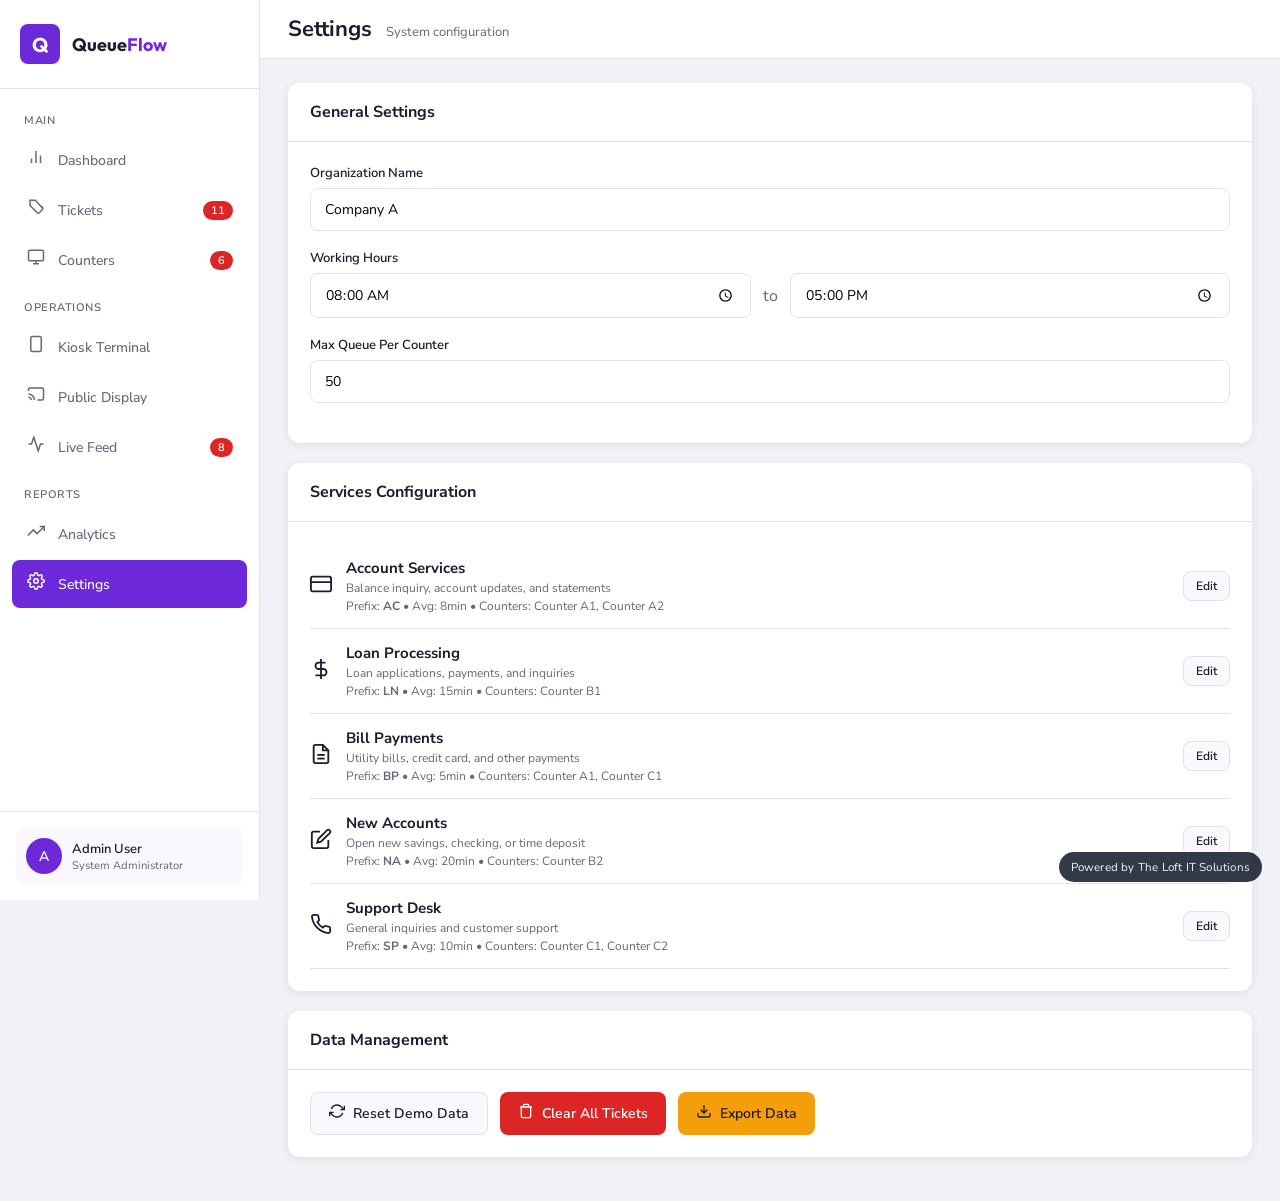
<file: assets/html/settings.html>
<!DOCTYPE html>
<html lang="en">
<head>
  <meta charset="UTF-8">
  <meta name="viewport" content="width=device-width, initial-scale=1.0">
  <title>Queueing System - Settings</title>
  <link rel="stylesheet" href="../css/main.css">
</head>
<body>
  <aside class="sidebar" id="sidebar">
    <div class="sidebar-header">
      <div class="logo">
        <div class="logo-icon">Q</div>
        <div class="logo-text">Queue<span>Flow</span></div>
      </div>
    </div>
    <nav class="nav-menu">
      <div class="nav-section">
        <div class="nav-section-title">Main</div>
        <a href="../../index.html" class="nav-item">
          <span class="icon"><svg width="18" height="18" viewBox="0 0 24 24" fill="none" stroke="currentColor" stroke-width="2"><line x1="18" y1="20" x2="18" y2="10"/><line x1="12" y1="20" x2="12" y2="4"/><line x1="6" y1="20" x2="6" y2="14"/></svg></span>
          <span>Dashboard</span>
        </a>
        <a href="tickets.html" class="nav-item">
          <span class="icon"><svg width="18" height="18" viewBox="0 0 24 24" fill="none" stroke="currentColor" stroke-width="2"><path d="M20.59 13.41L11 3H4v7l9.59 9.59a2 2 0 0 0 2.82 0l4.18-4.18a2 2 0 0 0 0-2.82Z"/><line x1="7" y1="7" x2="7.01" y2="7"/></svg></span>
          <span>Tickets</span>
          <span class="nav-badge" id="nav-total-tickets">0</span>
        </a>
        <a href="counters.html" class="nav-item">
          <span class="icon"><svg width="18" height="18" viewBox="0 0 24 24" fill="none" stroke="currentColor" stroke-width="2"><rect x="2" y="3" width="20" height="14" rx="2"/><line x1="8" y1="21" x2="16" y2="21"/><line x1="12" y1="17" x2="12" y2="21"/></svg></span>
          <span>Counters</span>
          <span class="nav-badge" id="nav-active-counters">0</span>
        </a>
      </div>
      <div class="nav-section">
        <div class="nav-section-title">Operations</div>
        <a href="kiosk.html" class="nav-item" target="_blank">
          <span class="icon"><svg width="18" height="18" viewBox="0 0 24 24" fill="none" stroke="currentColor" stroke-width="2"><rect x="5" y="2" width="14" height="20" rx="2"/><line x1="12" y1="18" x2="12.01" y2="18"/></svg></span>
          <span>Kiosk Terminal</span>
        </a>
        <a href="display.html" class="nav-item" target="_blank">
          <span class="icon"><svg width="18" height="18" viewBox="0 0 24 24" fill="none" stroke="currentColor" stroke-width="2"><path d="M2 16.1A5 5 0 0 1 5.9 20M2 12.05A9 9 0 0 1 9.95 20M2 8V6a2 2 0 0 1 2-2h16a2 2 0 0 1 2 2v12a2 2 0 0 1-2 2h-6"/><line x1="2" y1="20" x2="2.01" y2="20"/></svg></span>
          <span>Public Display</span>
        </a>
        <a href="live-feed.html" class="nav-item">
          <span class="icon"><svg width="18" height="18" viewBox="0 0 24 24" fill="none" stroke="currentColor" stroke-width="2"><polyline points="22 12 18 12 15 21 9 3 6 12 2 12"/></svg></span>
          <span>Live Feed</span>
          <span class="nav-badge" id="nav-live-count">0</span>
        </a>
      </div>
      <div class="nav-section">
        <div class="nav-section-title">Reports</div>
        <a href="reports.html" class="nav-item">
          <span class="icon"><svg width="18" height="18" viewBox="0 0 24 24" fill="none" stroke="currentColor" stroke-width="2"><polyline points="23 6 13.5 15.5 8.5 10.5 1 18"/><polyline points="17 6 23 6 23 12"/></svg></span>
          <span>Analytics</span>
        </a>
        <a href="settings.html" class="nav-item active">
          <span class="icon"><svg width="18" height="18" viewBox="0 0 24 24" fill="none" stroke="currentColor" stroke-width="2"><circle cx="12" cy="12" r="3"/><path d="M19.4 15a1.65 1.65 0 0 0 .33 1.82l.06.06a2 2 0 0 1 0 2.83 2 2 0 0 1-2.83 0l-.06-.06a1.65 1.65 0 0 0-1.82-.33 1.65 1.65 0 0 0-1 1.51V21a2 2 0 0 1-2 2 2 2 0 0 1-2-2v-.09A1.65 1.65 0 0 0 9 19.4a1.65 1.65 0 0 0-1.82.33l-.06.06a2 2 0 0 1-2.83 0 2 2 0 0 1 0-2.83l.06-.06a1.65 1.65 0 0 0 .33-1.82 1.65 1.65 0 0 0-1.51-1H3a2 2 0 0 1-2-2 2 2 0 0 1 2-2h.09A1.65 1.65 0 0 0 4.6 9a1.65 1.65 0 0 0-.33-1.82l-.06-.06a2 2 0 0 1 0-2.83 2 2 0 0 1 2.83 0l.06.06a1.65 1.65 0 0 0 1.82.33H9a1.65 1.65 0 0 0 1-1.51V3a2 2 0 0 1 2-2 2 2 0 0 1 2 2v.09a1.65 1.65 0 0 0 1 1.51 1.65 1.65 0 0 0 1.82-.33l.06-.06a2 2 0 0 1 2.83 0 2 2 0 0 1 0 2.83l-.06.06a1.65 1.65 0 0 0-.33 1.82V9a1.65 1.65 0 0 0 1.51 1H21a2 2 0 0 1 2 2 2 2 0 0 1-2 2h-.09a1.65 1.65 0 0 0-1.51 1z"/></svg></span>
          <span>Settings</span>
        </a>
      </div>
    </nav>
    <div class="sidebar-footer">
      <div class="user-card">
        <div class="user-avatar">A</div>
        <div class="user-info">
          <div class="user-name">Admin User</div>
          <div class="user-role">System Administrator</div>
        </div>
      </div>
    </div>
  </aside>

  <main class="main-content">
    <header class="top-bar">
      <div class="page-title">
        Settings
        <span class="subtitle">System configuration</span>
      </div>
    </header>

    <div class="content-area">
      <div class="card fade-in">
        <div class="card-header">
          <div class="card-title">General Settings</div>
        </div>
        <div class="card-body">
          <div class="form-group">
            <label class="form-label">Organization Name</label>
            <input type="text" class="form-input" value="Company A" id="setting-org-name">
          </div>
          <div class="form-group">
            <label class="form-label">Working Hours</label>
            <div style="display:flex;gap:12px;">
              <input type="time" class="form-input" value="08:00" id="setting-open-time">
              <span style="align-self:center;color:var(--gray);">to</span>
              <input type="time" class="form-input" value="17:00" id="setting-close-time">
            </div>
          </div>
          <div class="form-group">
            <label class="form-label">Max Queue Per Counter</label>
            <input type="number" class="form-input" value="50" id="setting-max-queue">
          </div>
        </div>
      </div>

      <div class="card fade-in">
        <div class="card-header">
          <div class="card-title">Services Configuration</div>
        </div>
        <div class="card-body">
          <div id="services-config-list">
            <!-- Populated by JS -->
          </div>
        </div>
      </div>

      <div class="card fade-in">
        <div class="card-header">
          <div class="card-title">Data Management</div>
        </div>
        <div class="card-body">
          <div style="display:flex;gap:12px;flex-wrap:wrap;">
            <button class="btn btn-secondary" onclick="resetDemoData()">
              <span><svg width="16" height="16" viewBox="0 0 24 24" fill="none" stroke="currentColor" stroke-width="2"><polyline points="23 4 23 10 17 10"/><polyline points="1 20 1 14 7 14"/><path d="M3.51 9a9 9 0 0 1 14.85-3.36L23 10M1 14l4.64 4.36A9 9 0 0 0 20.49 15"/></svg></span> Reset Demo Data
            </button>
            <button class="btn btn-danger" onclick="clearAllTickets()">
              <span><svg width="16" height="16" viewBox="0 0 24 24" fill="none" stroke="currentColor" stroke-width="2"><polyline points="3 6 5 6 21 6"/><path d="M19 6v14a2 2 0 0 1-2 2H7a2 2 0 0 1-2-2V6m3 0V4a2 2 0 0 1 2-2h4a2 2 0 0 1 2 2v2"/></svg></span> Clear All Tickets
            </button>
            <button class="btn btn-warning" onclick="exportData()">
              <span><svg width="16" height="16" viewBox="0 0 24 24" fill="none" stroke="currentColor" stroke-width="2"><path d="M21 15v4a2 2 0 0 1-2 2H5a2 2 0 0 1-2-2v-4"/><polyline points="7 10 12 15 17 10"/><line x1="12" y1="15" x2="12" y2="3"/></svg></span> Export Data
            </button>
          </div>
        </div>
      </div>
    </div>
  </main>

  <div class="toast-container" id="toast-container"></div>

  <script src="../js/data.js"></script>
  <script src="../js/websocket.js"></script>
  <script src="../js/settings.js"></script>

  <div id="dcwPoweredBy" style="position:fixed;bottom:18px;right:18px;z-index:1000;background:rgba(15,23,42,0.85);color:#f1f5f9;font-size:11.5px;padding:7px 12px;border-radius:20px;letter-spacing:.2px;font-family:inherit;">Powered by <a href="https://theloftitsolutions.com" target="_blank" rel="noopener" style="color:#f1f5f9;">The Loft IT Solutions</a></div>
</body>
</html>
</file>
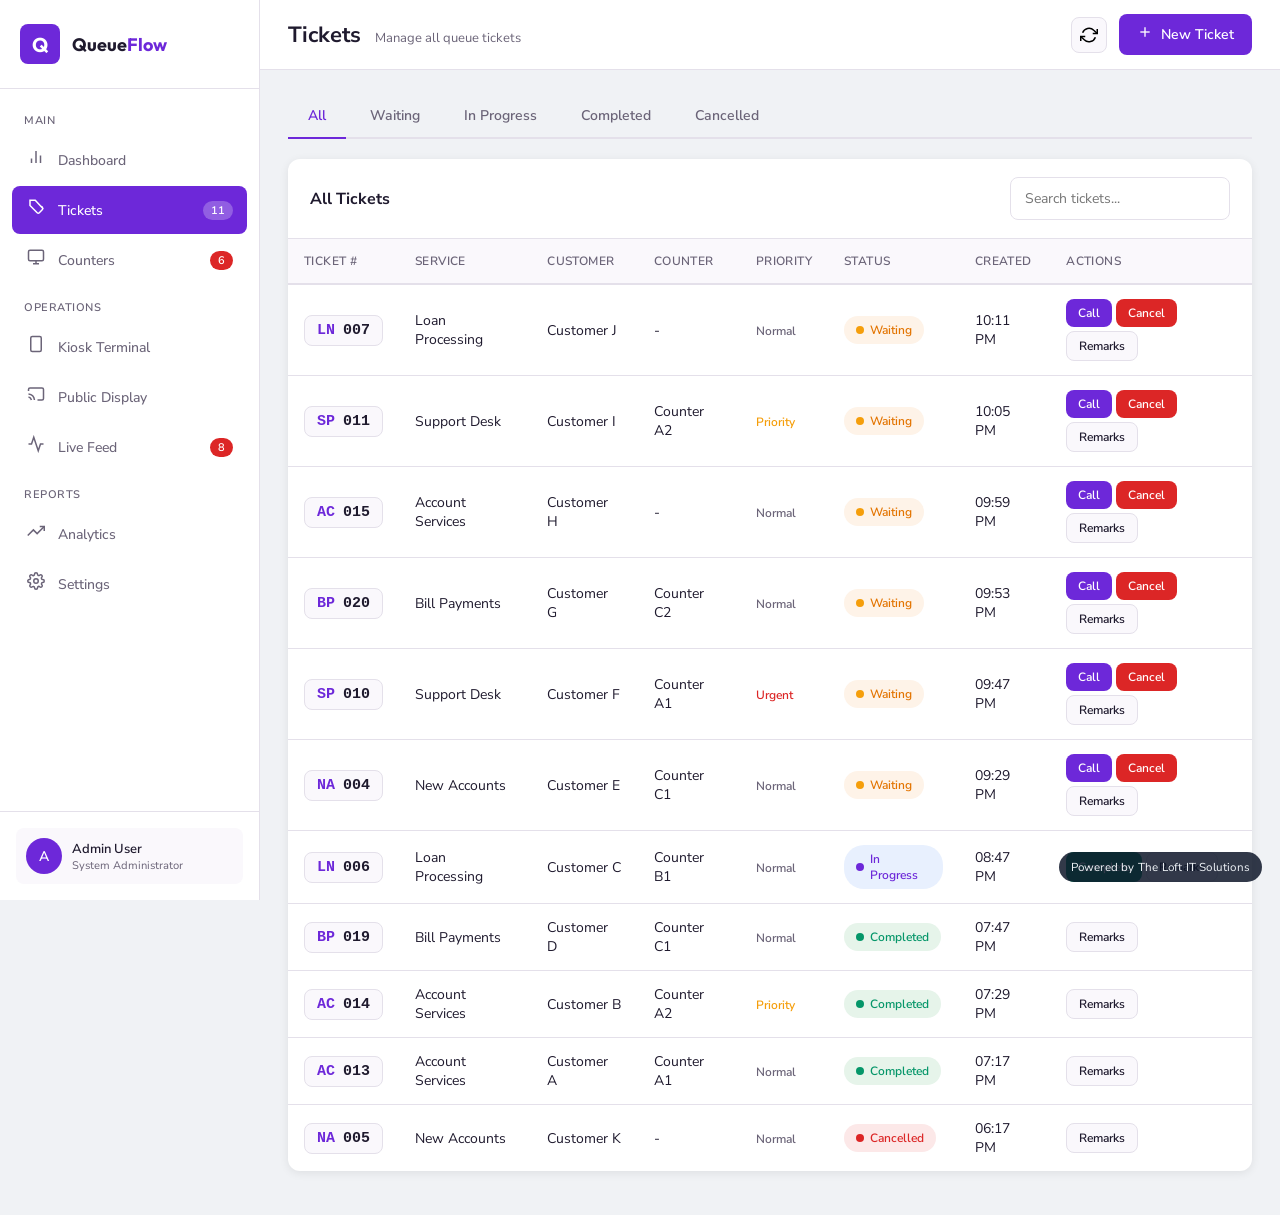
<file: assets/html/tickets.html>
<!DOCTYPE html>
<html lang="en">
<head>
  <meta charset="UTF-8">
  <meta name="viewport" content="width=device-width, initial-scale=1.0">
  <title>Queueing System - Tickets</title>
  <link rel="stylesheet" href="../css/main.css">
</head>
<body>
  <aside class="sidebar" id="sidebar">
    <div class="sidebar-header">
      <div class="logo">
        <div class="logo-icon">Q</div>
        <div class="logo-text">Queue<span>Flow</span></div>
      </div>
    </div>
    <nav class="nav-menu">
      <div class="nav-section">
        <div class="nav-section-title">Main</div>
        <a href="../../index.html" class="nav-item">
          <span class="icon"><svg width="18" height="18" viewBox="0 0 24 24" fill="none" stroke="currentColor" stroke-width="2"><line x1="18" y1="20" x2="18" y2="10"/><line x1="12" y1="20" x2="12" y2="4"/><line x1="6" y1="20" x2="6" y2="14"/></svg></span>
          <span>Dashboard</span>
        </a>
        <a href="tickets.html" class="nav-item active">
          <span class="icon"><svg width="18" height="18" viewBox="0 0 24 24" fill="none" stroke="currentColor" stroke-width="2"><path d="M20.59 13.41L11 3H4v7l9.59 9.59a2 2 0 0 0 2.82 0l4.18-4.18a2 2 0 0 0 0-2.82Z"/><line x1="7" y1="7" x2="7.01" y2="7"/></svg></span>
          <span>Tickets</span>
          <span class="nav-badge" id="nav-total-tickets">0</span>
        </a>
        <a href="counters.html" class="nav-item">
          <span class="icon"><svg width="18" height="18" viewBox="0 0 24 24" fill="none" stroke="currentColor" stroke-width="2"><rect x="2" y="3" width="20" height="14" rx="2"/><line x1="8" y1="21" x2="16" y2="21"/><line x1="12" y1="17" x2="12" y2="21"/></svg></span>
          <span>Counters</span>
          <span class="nav-badge" id="nav-active-counters">0</span>
        </a>
      </div>
      <div class="nav-section">
        <div class="nav-section-title">Operations</div>
        <a href="kiosk.html" class="nav-item" target="_blank">
          <span class="icon"><svg width="18" height="18" viewBox="0 0 24 24" fill="none" stroke="currentColor" stroke-width="2"><rect x="5" y="2" width="14" height="20" rx="2"/><line x1="12" y1="18" x2="12.01" y2="18"/></svg></span>
          <span>Kiosk Terminal</span>
        </a>
        <a href="display.html" class="nav-item" target="_blank">
          <span class="icon"><svg width="18" height="18" viewBox="0 0 24 24" fill="none" stroke="currentColor" stroke-width="2"><path d="M2 16.1A5 5 0 0 1 5.9 20M2 12.05A9 9 0 0 1 9.95 20M2 8V6a2 2 0 0 1 2-2h16a2 2 0 0 1 2 2v12a2 2 0 0 1-2 2h-6"/><line x1="2" y1="20" x2="2.01" y2="20"/></svg></span>
          <span>Public Display</span>
        </a>
        <a href="live-feed.html" class="nav-item">
          <span class="icon"><svg width="18" height="18" viewBox="0 0 24 24" fill="none" stroke="currentColor" stroke-width="2"><polyline points="22 12 18 12 15 21 9 3 6 12 2 12"/></svg></span>
          <span>Live Feed</span>
          <span class="nav-badge" id="nav-live-count">0</span>
        </a>
      </div>
      <div class="nav-section">
        <div class="nav-section-title">Reports</div>
        <a href="reports.html" class="nav-item">
          <span class="icon"><svg width="18" height="18" viewBox="0 0 24 24" fill="none" stroke="currentColor" stroke-width="2"><polyline points="23 6 13.5 15.5 8.5 10.5 1 18"/><polyline points="17 6 23 6 23 12"/></svg></span>
          <span>Analytics</span>
        </a>
        <a href="settings.html" class="nav-item">
          <span class="icon"><svg width="18" height="18" viewBox="0 0 24 24" fill="none" stroke="currentColor" stroke-width="2"><circle cx="12" cy="12" r="3"/><path d="M19.4 15a1.65 1.65 0 0 0 .33 1.82l.06.06a2 2 0 0 1 0 2.83 2 2 0 0 1-2.83 0l-.06-.06a1.65 1.65 0 0 0-1.82-.33 1.65 1.65 0 0 0-1 1.51V21a2 2 0 0 1-2 2 2 2 0 0 1-2-2v-.09A1.65 1.65 0 0 0 9 19.4a1.65 1.65 0 0 0-1.82.33l-.06.06a2 2 0 0 1-2.83 0 2 2 0 0 1 0-2.83l.06-.06a1.65 1.65 0 0 0 .33-1.82 1.65 1.65 0 0 0-1.51-1H3a2 2 0 0 1-2-2 2 2 0 0 1 2-2h.09A1.65 1.65 0 0 0 4.6 9a1.65 1.65 0 0 0-.33-1.82l-.06-.06a2 2 0 0 1 0-2.83 2 2 0 0 1 2.83 0l.06.06a1.65 1.65 0 0 0 1.82.33H9a1.65 1.65 0 0 0 1-1.51V3a2 2 0 0 1 2-2 2 2 0 0 1 2 2v.09a1.65 1.65 0 0 0 1 1.51 1.65 1.65 0 0 0 1.82-.33l.06-.06a2 2 0 0 1 2.83 0 2 2 0 0 1 0 2.83l-.06.06a1.65 1.65 0 0 0-.33 1.82V9a1.65 1.65 0 0 0 1.51 1H21a2 2 0 0 1 2 2 2 2 0 0 1-2 2h-.09a1.65 1.65 0 0 0-1.51 1z"/></svg></span>
          <span>Settings</span>
        </a>
      </div>
    </nav>
    <div class="sidebar-footer">
      <div class="user-card">
        <div class="user-avatar">A</div>
        <div class="user-info">
          <div class="user-name">Admin User</div>
          <div class="user-role">System Administrator</div>
        </div>
      </div>
    </div>
  </aside>

  <main class="main-content">
    <header class="top-bar">
      <div class="page-title">
        Tickets
        <span class="subtitle">Manage all queue tickets</span>
      </div>
      <div class="top-actions">
        <button class="btn btn-icon" onclick="refreshData()" title="Refresh"><svg width="18" height="18" viewBox="0 0 24 24" fill="none" stroke="currentColor" stroke-width="2"><polyline points="23 4 23 10 17 10"/><polyline points="1 20 1 14 7 14"/><path d="M3.51 9a9 9 0 0 1 14.85-3.36L23 10M1 14l4.64 4.36A9 9 0 0 0 20.49 15"/></svg></button>
        <button class="btn btn-primary" onclick="openModal('create-ticket-modal')">
          <span><svg width="16" height="16" viewBox="0 0 24 24" fill="none" stroke="currentColor" stroke-width="2"><line x1="12" y1="5" x2="12" y2="19"/><line x1="5" y1="12" x2="19" y2="12"/></svg></span> New Ticket
        </button>
      </div>
    </header>

    <div class="content-area">
      <!-- Tabs -->
      <div class="tabs">
        <button class="tab active" data-tab="all" onclick="switchTab(this)">All</button>
        <button class="tab" data-tab="pending" onclick="switchTab(this)">Waiting</button>
        <button class="tab" data-tab="processing" onclick="switchTab(this)">In Progress</button>
        <button class="tab" data-tab="completed" onclick="switchTab(this)">Completed</button>
        <button class="tab" data-tab="cancelled" onclick="switchTab(this)">Cancelled</button>
      </div>

      <div class="card">
        <div class="card-header">
          <div class="card-title" id="tickets-table-title">All Tickets</div>
          <div style="display:flex;gap:8px;">
            <input type="text" class="form-input" id="ticket-search" placeholder="Search tickets..." style="width:220px;" onkeyup="searchTickets()">
          </div>
        </div>
        <div class="card-body" style="padding:0;">
          <table class="data-table">
            <thead>
              <tr>
                <th>Ticket #</th>
                <th>Service</th>
                <th>Customer</th>
                <th>Counter</th>
                <th>Priority</th>
                <th>Status</th>
                <th>Created</th>
                <th>Actions</th>
              </tr>
            </thead>
            <tbody id="tickets-body">
              <!-- Populated by JS -->
            </tbody>
          </table>
        </div>
      </div>
    </div>
  </main>

  <!-- Create Ticket Modal -->
  <div class="modal-overlay" id="create-ticket-modal">
    <div class="modal">
      <div class="modal-header">
        <h3>Create New Ticket</h3>
        <button class="modal-close" onclick="closeModal('create-ticket-modal')">&times;</button>
      </div>
      <div class="modal-body">
        <div class="form-group">
          <label class="form-label">Customer Name</label>
          <input type="text" class="form-input" id="new-ticket-name" placeholder="Enter customer name">
        </div>
        <div class="form-group">
          <label class="form-label">Service Type</label>
          <select class="form-select" id="new-ticket-service">
            <option value="">Select a service...</option>
            <option value="account-services">Account Services</option>
            <option value="loan-processing">Loan Processing</option>
            <option value="bill-payments">Bill Payments</option>
            <option value="new-accounts">New Accounts</option>
            <option value="support-desk">Support Desk</option>
          </select>
        </div>
        <div class="form-group">
          <label class="form-label">Priority</label>
          <select class="form-select" id="new-ticket-priority">
            <option value="normal">Normal</option>
            <option value="priority">Priority (Senior / PWD)</option>
            <option value="urgent">Urgent</option>
          </select>
        </div>
        <div class="form-group">
          <label class="form-label">Notes (Optional)</label>
          <textarea class="form-textarea" id="new-ticket-notes" placeholder="Any special requirements..."></textarea>
        </div>
      </div>
      <div class="modal-footer">
        <button class="btn btn-secondary" onclick="closeModal('create-ticket-modal')">Cancel</button>
        <button class="btn btn-primary" onclick="createTicketFromModal()">Create Ticket</button>
      </div>
    </div>
  </div>

  <!-- Remarks Modal -->
  <div class="modal-overlay" id="remarks-modal">
    <div class="modal">
      <div class="modal-header">
        <h3>Add / Edit Remarks</h3>
        <button class="modal-close" onclick="closeModal('remarks-modal')">&times;</button>
      </div>
      <div class="modal-body">
        <div class="form-group">
          <label class="form-label">Remarks</label>
          <textarea class="form-textarea" id="remarks-text" placeholder="Enter remarks..."></textarea>
        </div>
      </div>
      <div class="modal-footer">
        <button class="btn btn-secondary" onclick="closeModal('remarks-modal')">Cancel</button>
        <button class="btn btn-primary" onclick="saveRemarks()">Save Remarks</button>
      </div>
    </div>
  </div>

  <div class="toast-container" id="toast-container"></div>

  <script src="../js/data.js"></script>
  <script src="../js/websocket.js"></script>
  <script src="../js/tickets.js"></script>

  <div id="dcwPoweredBy" style="position:fixed;bottom:18px;right:18px;z-index:1000;background:rgba(15,23,42,0.85);color:#f1f5f9;font-size:11.5px;padding:7px 12px;border-radius:20px;letter-spacing:.2px;font-family:inherit;">Powered by <a href="https://theloftitsolutions.com" target="_blank" rel="noopener" style="color:#f1f5f9;">The Loft IT Solutions</a></div>
</body>
</html>
</file>
<file: assets/css/main.css>
/* DEMO IDENTITY (Oct 2026): violet #6D28D9 / emerald #059669 on soft lilac-white;
   Outfit (display) + Nunito Sans (body). Replaced a third-party brand's blue/green/red/yellow set. */
@import url('https://fonts.googleapis.com/css2?family=Outfit:wght@500;600;700&family=Nunito+Sans:wght@400;600;700&display=swap');

/* ===== RESET & BASE ===== */
*, *::before, *::after {
  margin: 0;
  padding: 0;
  box-sizing: border-box;
}

:root {
  --primary: #6d28d9;
  --primary-dark: #5b21b6;
  --secondary: #059669;
  --danger: #dc2626;
  --warning: #f59e0b;
  --info: #8b5cf6;
  --dark: #1f1a2e;
  --light: #faf8fc;
  --gray: #6b6478;
  --gray-light: #e4e0ea;
  --white: #ffffff;
  --shadow: 0 2px 10px rgba(0,0,0,0.08);
  --shadow-lg: 0 8px 30px rgba(0,0,0,0.12);
  --radius: 12px;
  --radius-sm: 8px;
  --transition: all 0.3s ease;
  --font: 'Nunito Sans', system-ui, -apple-system, sans-serif;
  --font-display: 'Outfit', 'Nunito Sans', system-ui, sans-serif;
}

body {
  font-family: var(--font);
  background: #f0f2f5;
  color: var(--dark);
  min-height: 100vh;
  overflow-x: hidden;
}

a { text-decoration: none; color: inherit; }
button { cursor: pointer; border: none; font-family: inherit; }

/* ===== SIDEBAR ===== */
.sidebar {
  position: fixed;
  left: 0;
  top: 0;
  width: 260px;
  height: 100vh;
  background: var(--white);
  border-right: 1px solid var(--gray-light);
  display: flex;
  flex-direction: column;
  z-index: 100;
  transition: var(--transition);
}

.sidebar-header {
  padding: 24px 20px;
  border-bottom: 1px solid var(--gray-light);
}

.logo {
  display: flex;
  align-items: center;
  gap: 12px;
}

.logo-icon {
  width: 40px;
  height: 40px;
  background: var(--primary);
  border-radius: var(--radius-sm);
  display: flex;
  align-items: center;
  justify-content: center;
  color: white;
  font-size: 20px;
  font-weight: 700;
}

.logo-text {
  font-size: 18px;
  font-weight: 700;
  color: var(--dark);
}

.logo-text span {
  color: var(--primary);
}

.nav-menu {
  flex: 1;
  padding: 16px 12px;
  overflow-y: auto;
}

.nav-section {
  margin-bottom: 8px;
}

.nav-section-title {
  font-size: 11px;
  font-weight: 600;
  text-transform: uppercase;
  letter-spacing: 0.5px;
  color: var(--gray);
  padding: 8px 12px;
}

.nav-item {
  display: flex;
  align-items: center;
  gap: 12px;
  padding: 12px 14px;
  border-radius: var(--radius-sm);
  color: var(--gray);
  font-size: 14px;
  font-weight: 500;
  transition: var(--transition);
  cursor: pointer;
  margin-bottom: 2px;
}

.nav-item:hover {
  background: var(--light);
  color: var(--dark);
}

.nav-item.active {
  background: var(--primary);
  color: var(--white);
}

.nav-item .icon {
  width: 20px;
  text-align: center;
  font-size: 16px;
}

.nav-badge {
  margin-left: auto;
  background: var(--danger);
  color: white;
  font-size: 11px;
  font-weight: 600;
  padding: 2px 8px;
  border-radius: 10px;
  min-width: 20px;
  text-align: center;
}

.nav-item.active .nav-badge {
  background: rgba(255,255,255,0.25);
}

.sidebar-footer {
  padding: 16px;
  border-top: 1px solid var(--gray-light);
}

.user-card {
  display: flex;
  align-items: center;
  gap: 10px;
  padding: 10px;
  border-radius: var(--radius-sm);
  background: var(--light);
}

.user-avatar {
  width: 36px;
  height: 36px;
  border-radius: 50%;
  background: var(--primary);
  display: flex;
  align-items: center;
  justify-content: center;
  color: white;
  font-weight: 600;
  font-size: 14px;
}

.user-info {
  flex: 1;
  min-width: 0;
}

.user-name {
  font-size: 13px;
  font-weight: 600;
  color: var(--dark);
  white-space: nowrap;
  overflow: hidden;
  text-overflow: ellipsis;
}

.user-role {
  font-size: 11px;
  color: var(--gray);
}

/* ===== MAIN CONTENT ===== */
.main-content {
  margin-left: 260px;
  min-height: 100vh;
  display: flex;
  flex-direction: column;
}

/* ===== TOP BAR ===== */
.top-bar {
  background: var(--white);
  border-bottom: 1px solid var(--gray-light);
  padding: 14px 28px;
  display: flex;
  align-items: center;
  justify-content: space-between;
  position: sticky;
  top: 0;
  z-index: 50;
}

.page-title {
  font-size: 22px;
  font-weight: 700;
  color: var(--dark);
}

.page-title .subtitle {
  font-size: 13px;
  font-weight: 400;
  color: var(--gray);
  margin-left: 8px;
}

.top-actions {
  display: flex;
  align-items: center;
  gap: 12px;
}

.btn {
  display: inline-flex;
  align-items: center;
  gap: 8px;
  padding: 10px 18px;
  border-radius: var(--radius-sm);
  font-size: 14px;
  font-weight: 600;
  transition: var(--transition);
}

.btn-primary {
  background: var(--primary);
  color: white;
}

.btn-primary:hover { background: var(--primary-dark); }

.btn-secondary {
  background: var(--light);
  color: var(--dark);
  border: 1px solid var(--gray-light);
}

.btn-secondary:hover { background: var(--gray-light); }

.btn-danger {
  background: var(--danger);
  color: white;
}

.btn-success {
  background: var(--secondary);
  color: white;
}

.btn-warning {
  background: var(--warning);
  color: var(--dark);
}

.btn-sm {
  padding: 6px 12px;
  font-size: 12px;
}

.btn-icon {
  width: 36px;
  height: 36px;
  padding: 0;
  justify-content: center;
  border-radius: var(--radius-sm);
  background: var(--light);
  border: 1px solid var(--gray-light);
  font-size: 16px;
}

.btn-icon:hover { background: var(--gray-light); }

/* ===== CONTENT AREA ===== */
.content-area {
  flex: 1;
  padding: 24px 28px;
}

/* ===== CARDS ===== */
.card {
  background: var(--white);
  border-radius: var(--radius);
  box-shadow: var(--shadow);
  overflow: hidden;
  margin-bottom: 20px;
}

.card-header {
  padding: 18px 22px;
  display: flex;
  align-items: center;
  justify-content: space-between;
  border-bottom: 1px solid var(--gray-light);
}

.card-title {
  font-size: 16px;
  font-weight: 700;
  color: var(--dark);
}

.card-body {
  padding: 22px;
}

/* ===== STATS GRID ===== */
.stats-grid {
  display: grid;
  grid-template-columns: repeat(auto-fit, minmax(220px, 1fr));
  gap: 20px;
  margin-bottom: 24px;
}

.stat-card {
  background: var(--white);
  border-radius: var(--radius);
  padding: 22px;
  box-shadow: var(--shadow);
  display: flex;
  align-items: flex-start;
  gap: 16px;
  transition: var(--transition);
}

.stat-card:hover {
  transform: translateY(-2px);
  box-shadow: var(--shadow-lg);
}

.stat-icon {
  width: 48px;
  height: 48px;
  border-radius: var(--radius-sm);
  display: flex;
  align-items: center;
  justify-content: center;
  font-size: 22px;
  flex-shrink: 0;
}

.stat-icon.blue { background: #e8f0fe; color: var(--primary); }
.stat-icon.green { background: #e6f4ea; color: var(--secondary); }
.stat-icon.orange { background: #fef3e8; color: #e37400; }
.stat-icon.red { background: #fce8e8; color: var(--danger); }
.stat-icon.purple { background: #f3e8fd; color: #9334e6; }
.stat-icon.teal { background: #e0f7fa; color: #00838f; }

.stat-content {
  flex: 1;
}

.stat-value {
  font-size: 28px;
  font-weight: 700;
  color: var(--dark);
  line-height: 1;
  margin-bottom: 4px;
}

.stat-label {
  font-size: 13px;
  color: var(--gray);
  font-weight: 500;
}

.stat-change {
  font-size: 12px;
  font-weight: 600;
  margin-top: 4px;
}

.stat-change.up { color: var(--secondary); }
.stat-change.down { color: var(--danger); }

/* ===== TABLES ===== */
.data-table {
  width: 100%;
  border-collapse: collapse;
}

.data-table thead th {
  text-align: left;
  padding: 14px 16px;
  font-size: 12px;
  font-weight: 600;
  text-transform: uppercase;
  letter-spacing: 0.4px;
  color: var(--gray);
  background: var(--light);
  border-bottom: 2px solid var(--gray-light);
  white-space: nowrap;
}

.data-table tbody td {
  padding: 14px 16px;
  font-size: 14px;
  border-bottom: 1px solid var(--gray-light);
  vertical-align: middle;
}

.data-table tbody tr:hover {
  background: #faf8fc;
}

.data-table tbody tr:last-child td {
  border-bottom: none;
}

/* ===== BADGES ===== */
.badge {
  display: inline-flex;
  align-items: center;
  gap: 6px;
  padding: 6px 12px;
  border-radius: 20px;
  font-size: 12px;
  font-weight: 600;
}

.badge-dot {
  width: 8px;
  height: 8px;
  border-radius: 50%;
}

.badge-pending { background: #fef3e8; color: #e37400; }
.badge-pending .badge-dot { background: var(--warning); }

.badge-processing { background: #e8f0fe; color: var(--primary); }
.badge-processing .badge-dot { background: var(--primary); }

.badge-completed { background: #e6f4ea; color: var(--secondary); }
.badge-completed .badge-dot { background: var(--secondary); }

.badge-cancelled { background: #fce8e8; color: var(--danger); }
.badge-cancelled .badge-dot { background: var(--danger); }

/* ===== TICKET NUMBER ===== */
.ticket-num {
  display: inline-flex;
  align-items: center;
  gap: 8px;
  font-family: 'SF Mono', monospace;
  font-size: 15px;
  font-weight: 700;
  color: var(--dark);
  background: var(--light);
  padding: 6px 12px;
  border-radius: var(--radius-sm);
  border: 1px solid var(--gray-light);
}

.ticket-num .prefix {
  color: var(--primary);
  font-weight: 800;
}

/* ===== QUEUE DISPLAY (LIVE) ===== */
.queue-display {
  display: grid;
  grid-template-columns: repeat(auto-fit, minmax(300px, 1fr));
  gap: 20px;
}

.queue-counter {
  background: var(--white);
  border-radius: var(--radius);
  box-shadow: var(--shadow);
  overflow: hidden;
}

.queue-counter-header {
  padding: 16px 20px;
  background: var(--primary);
  color: white;
  display: flex;
  align-items: center;
  justify-content: space-between;
}

.queue-counter-header h3 {
  font-size: 16px;
  font-weight: 700;
}

.queue-counter-header .counter-num {
  font-size: 13px;
  opacity: 0.85;
  font-weight: 500;
}

.queue-counter-body {
  padding: 20px;
  min-height: 180px;
}

.current-serving {
  text-align: center;
  padding: 20px 0;
}

.current-serving-label {
  font-size: 12px;
  font-weight: 600;
  text-transform: uppercase;
  letter-spacing: 1px;
  color: var(--gray);
  margin-bottom: 12px;
}

.current-serving-number {
  font-size: 52px;
  font-weight: 800;
  color: var(--primary);
  font-family: 'SF Mono', monospace;
  line-height: 1;
  margin-bottom: 8px;
}

.current-serving-name {
  font-size: 16px;
  color: var(--dark);
  font-weight: 600;
}

.current-serving-service {
  font-size: 13px;
  color: var(--gray);
  margin-top: 4px;
}

.waiting-list {
  margin-top: 16px;
  padding-top: 16px;
  border-top: 1px dashed var(--gray-light);
}

.waiting-list-title {
  font-size: 12px;
  font-weight: 600;
  color: var(--gray);
  margin-bottom: 10px;
  text-transform: uppercase;
  letter-spacing: 0.5px;
}

.waiting-item {
  display: flex;
  align-items: center;
  justify-content: space-between;
  padding: 10px 14px;
  background: var(--light);
  border-radius: var(--radius-sm);
  margin-bottom: 6px;
  font-size: 14px;
}

.waiting-item .ticket {
  font-family: 'SF Mono', monospace;
  font-weight: 700;
  color: var(--dark);
}

.waiting-item .name {
  color: var(--gray);
  font-size: 13px;
}

.waiting-item .wait-time {
  font-size: 12px;
  color: var(--gray);
  background: var(--white);
  padding: 2px 8px;
  border-radius: 10px;
}

/* ===== KIOSK / GENERATOR ===== */
.kiosk-container {
  max-width: 600px;
  margin: 0 auto;
}

.kiosk-header {
  text-align: center;
  padding: 40px 20px;
  background: var(--primary);
  color: white;
  border-radius: var(--radius);
  margin-bottom: 24px;
}

.kiosk-header h1 {
  font-size: 28px;
  font-weight: 800;
  margin-bottom: 8px;
}

.kiosk-header p {
  font-size: 16px;
  opacity: 0.9;
}

.service-buttons {
  display: grid;
  grid-template-columns: repeat(auto-fit, minmax(250px, 1fr));
  gap: 16px;
}

.service-btn {
  background: var(--white);
  border: 2px solid var(--gray-light);
  border-radius: var(--radius);
  padding: 28px 24px;
  text-align: center;
  cursor: pointer;
  transition: var(--transition);
}

.service-btn:hover {
  border-color: var(--primary);
  transform: translateY(-3px);
  box-shadow: var(--shadow-lg);
}

.service-btn .icon {
  font-size: 40px;
  margin-bottom: 12px;
}

.service-btn .name {
  font-size: 18px;
  font-weight: 700;
  color: var(--dark);
  margin-bottom: 4px;
}

.service-btn .desc {
  font-size: 13px;
  color: var(--gray);
}

.service-btn .wait-est {
  margin-top: 10px;
  font-size: 12px;
  color: var(--primary);
  font-weight: 600;
}

/* ===== TICKET PRINT ===== */
.ticket-print {
  background: var(--white);
  border-radius: var(--radius);
  padding: 32px;
  text-align: center;
  box-shadow: var(--shadow-lg);
  max-width: 400px;
  margin: 0 auto;
}

.ticket-print-header {
  border-bottom: 2px dashed var(--gray-light);
  padding-bottom: 20px;
  margin-bottom: 20px;
}

.ticket-print-header h2 {
  font-size: 20px;
  font-weight: 800;
  color: var(--dark);
}

.ticket-print-header .datetime {
  font-size: 13px;
  color: var(--gray);
  margin-top: 4px;
}

.ticket-print-number {
  font-size: 64px;
  font-weight: 800;
  color: var(--primary);
  font-family: 'SF Mono', monospace;
  line-height: 1;
  margin: 20px 0;
}

.ticket-print-service {
  font-size: 18px;
  font-weight: 700;
  color: var(--dark);
  margin-bottom: 4px;
}

.ticket-print-counter {
  font-size: 14px;
  color: var(--gray);
  margin-bottom: 20px;
}

.ticket-print-info {
  background: var(--light);
  border-radius: var(--radius-sm);
  padding: 16px;
  margin-bottom: 20px;
}

.ticket-print-info-row {
  display: flex;
  justify-content: space-between;
  font-size: 14px;
  padding: 6px 0;
}

.ticket-print-info-row .label { color: var(--gray); }
.ticket-print-info-row .value { font-weight: 600; color: var(--dark); }

.ticket-print-barcode {
  height: 60px;
  background: repeating-linear-gradient(
    90deg,
    var(--dark) 0px,
    var(--dark) 2px,
    transparent 2px,
    transparent 4px
  );
  margin: 20px 0;
  border-radius: 4px;
}

.ticket-print-footer {
  font-size: 12px;
  color: var(--gray);
}

/* ===== MODAL ===== */
.modal-overlay {
  position: fixed;
  inset: 0;
  background: rgba(0,0,0,0.5);
  display: flex;
  align-items: center;
  justify-content: center;
  z-index: 200;
  opacity: 0;
  visibility: hidden;
  transition: var(--transition);
}

.modal-overlay.active {
  opacity: 1;
  visibility: visible;
}

.modal {
  background: var(--white);
  border-radius: var(--radius);
  width: 100%;
  max-width: 520px;
  max-height: 90vh;
  overflow-y: auto;
  transform: scale(0.95);
  transition: var(--transition);
  box-shadow: var(--shadow-lg);
}

.modal-overlay.active .modal {
  transform: scale(1);
}

.modal-header {
  padding: 20px 24px;
  border-bottom: 1px solid var(--gray-light);
  display: flex;
  align-items: center;
  justify-content: space-between;
}

.modal-header h3 {
  font-size: 18px;
  font-weight: 700;
}

.modal-close {
  width: 32px;
  height: 32px;
  border-radius: 50%;
  background: var(--light);
  border: none;
  font-size: 18px;
  cursor: pointer;
  display: flex;
  align-items: center;
  justify-content: center;
  transition: var(--transition);
}

.modal-close:hover { background: var(--gray-light); }

.modal-body {
  padding: 24px;
}

.modal-footer {
  padding: 16px 24px;
  border-top: 1px solid var(--gray-light);
  display: flex;
  justify-content: flex-end;
  gap: 10px;
}

/* ===== FORM ===== */
.form-group {
  margin-bottom: 18px;
}

.form-label {
  display: block;
  font-size: 13px;
  font-weight: 600;
  color: var(--dark);
  margin-bottom: 6px;
}

.form-input,
.form-select,
.form-textarea {
  width: 100%;
  padding: 11px 14px;
  border: 1px solid var(--gray-light);
  border-radius: var(--radius-sm);
  font-size: 14px;
  font-family: inherit;
  transition: var(--transition);
  background: var(--white);
}

.form-input:focus,
.form-select:focus,
.form-textarea:focus {
  outline: none;
  border-color: var(--primary);
  box-shadow: 0 0 0 3px rgba(109, 40, 217,0.1);
}

.form-textarea {
  min-height: 80px;
  resize: vertical;
}

/* ===== LIVE FEED ===== */
.live-feed {
  background: var(--white);
  border-radius: var(--radius);
  box-shadow: var(--shadow);
  overflow: hidden;
}

.live-feed-header {
  padding: 14px 20px;
  background: var(--dark);
  color: white;
  display: flex;
  align-items: center;
  justify-content: space-between;
}

.live-feed-header h3 {
  font-size: 14px;
  font-weight: 700;
  display: flex;
  align-items: center;
  gap: 8px;
}

.live-dot {
  width: 10px;
  height: 10px;
  background: var(--danger);
  border-radius: 50%;
  animation: pulse 1.5s infinite;
}

@keyframes pulse {
  0%, 100% { opacity: 1; transform: scale(1); }
  50% { opacity: 0.5; transform: scale(1.3); }
}

.live-feed-body {
  padding: 0;
  max-height: 400px;
  overflow-y: auto;
}

.feed-item {
  display: flex;
  align-items: center;
  gap: 14px;
  padding: 12px 20px;
  border-bottom: 1px solid var(--gray-light);
  font-size: 13px;
  animation: slideIn 0.3s ease;
}

@keyframes slideIn {
  from { opacity: 0; transform: translateX(-10px); }
  to { opacity: 1; transform: translateX(0); }
}

.feed-item:last-child { border-bottom: none; }

.feed-time {
  font-size: 11px;
  color: var(--gray);
  font-family: monospace;
  white-space: nowrap;
  min-width: 50px;
}

.feed-badge {
  padding: 3px 10px;
  border-radius: 12px;
  font-size: 11px;
  font-weight: 700;
  text-transform: uppercase;
  white-space: nowrap;
}

.feed-badge.created { background: #e8f0fe; color: var(--primary); }
.feed-badge.processed { background: #fef3e8; color: #e37400; }
.feed-badge.completed { background: #e6f4ea; color: var(--secondary); }
.feed-badge.cancelled { background: #fce8e8; color: var(--danger); }

.feed-text {
  flex: 1;
  color: var(--dark);
}

.feed-text .ticket-id {
  font-family: monospace;
  font-weight: 700;
  color: var(--primary);
}

/* ===== TABS ===== */
.tabs {
  display: flex;
  gap: 4px;
  border-bottom: 2px solid var(--gray-light);
  margin-bottom: 20px;
}

.tab {
  padding: 12px 20px;
  font-size: 14px;
  font-weight: 600;
  color: var(--gray);
  cursor: pointer;
  border-bottom: 2px solid transparent;
  margin-bottom: -2px;
  transition: var(--transition);
  background: none;
}

.tab:hover { color: var(--dark); }

.tab.active {
  color: var(--primary);
  border-bottom-color: var(--primary);
}

.tab-content { display: none; }
.tab-content.active { display: block; }

/* ===== RESPONSIVE ===== */
@media (max-width: 1024px) {
  .sidebar { width: 220px; }
  .main-content { margin-left: 220px; }
}

@media (max-width: 768px) {
  .sidebar {
    transform: translateX(-100%);
    width: 280px;
  }
  .sidebar.open { transform: translateX(0); }
  .main-content { margin-left: 0; }
  .stats-grid { grid-template-columns: 1fr; }
  .queue-display { grid-template-columns: 1fr; }
  .service-buttons { grid-template-columns: 1fr; }
}

/* ===== ANIMATIONS ===== */
@keyframes fadeIn {
  from { opacity: 0; transform: translateY(10px); }
  to { opacity: 1; transform: translateY(0); }
}

.fade-in {
  animation: fadeIn 0.4s ease forwards;
}

/* ===== SCROLLBAR ===== */
::-webkit-scrollbar { width: 6px; }
::-webkit-scrollbar-track { background: transparent; }
::-webkit-scrollbar-thumb { background: var(--gray-light); border-radius: 3px; }
::-webkit-scrollbar-thumb:hover { background: var(--gray); }

/* ===== TOAST ===== */
.toast-container {
  position: fixed;
  top: 20px;
  right: 20px;
  z-index: 300;
  display: flex;
  flex-direction: column;
  gap: 10px;
}

.toast {
  background: var(--dark);
  color: white;
  padding: 14px 20px;
  border-radius: var(--radius-sm);
  font-size: 14px;
  font-weight: 500;
  box-shadow: var(--shadow-lg);
  animation: slideToast 0.3s ease;
  max-width: 360px;
}

@keyframes slideToast {
  from { transform: translateX(100%); opacity: 0; }
  to { transform: translateX(0); opacity: 1; }
}

.toast.success { border-left: 4px solid var(--secondary); }
.toast.error { border-left: 4px solid var(--danger); }
.toast.info { border-left: 4px solid var(--primary); }


/* Display font for headings and brand marks */
h1, h2, h3, h4, .logo, .brand { font-family: var(--font-display); }
</file>
<file: assets/css/display.css>
/* ===== PUBLIC DISPLAY SCREEN ===== */
.display-page {
  background: var(--dark);
  min-height: 100vh;
  color: white;
  overflow: hidden;
}

.display-header {
  background: rgba(255,255,255,0.05);
  padding: 20px 40px;
  display: flex;
  align-items: center;
  justify-content: space-between;
  border-bottom: 1px solid rgba(255,255,255,0.1);
}

.display-header .logo-text {
  font-size: 24px;
  font-weight: 800;
  color: white;
}

.display-header .logo-text span { color: var(--primary); }

.display-header .clock {
  font-size: 28px;
  font-weight: 700;
  font-family: 'SF Mono', monospace;
}

.display-body {
  padding: 30px 40px;
  display: grid;
  grid-template-columns: 2fr 1fr;
  gap: 30px;
  height: calc(100vh - 85px);
}

.display-counters {
  display: grid;
  grid-template-columns: repeat(2, 1fr);
  gap: 20px;
}

.display-counter {
  background: rgba(255,255,255,0.05);
  border-radius: var(--radius);
  padding: 24px;
  border: 1px solid rgba(255,255,255,0.08);
  display: flex;
  flex-direction: column;
}

.display-counter-header {
  display: flex;
  align-items: center;
  justify-content: space-between;
  margin-bottom: 16px;
}

.display-counter-header h3 {
  font-size: 16px;
  font-weight: 700;
}

.display-counter-header .status {
  font-size: 12px;
  padding: 4px 12px;
  border-radius: 12px;
  background: var(--secondary);
  font-weight: 600;
}

.display-counter-header .status.busy {
  background: var(--warning);
  color: var(--dark);
}

.display-counter-body {
  flex: 1;
  display: flex;
  flex-direction: column;
  justify-content: center;
  align-items: center;
}

.display-current-label {
  font-size: 13px;
  text-transform: uppercase;
  letter-spacing: 2px;
  color: rgba(255,255,255,0.5);
  margin-bottom: 10px;
}

.display-current-number {
  font-size: 72px;
  font-weight: 800;
  font-family: 'SF Mono', monospace;
  color: var(--primary);
  line-height: 1;
  margin-bottom: 8px;
}

.display-current-name {
  font-size: 18px;
  font-weight: 600;
}

.display-current-service {
  font-size: 14px;
  color: rgba(255,255,255,0.5);
  margin-top: 4px;
}

.display-counter-empty {
  font-size: 18px;
  color: rgba(255,255,255,0.3);
  font-weight: 600;
}

.display-sidebar {
  display: flex;
  flex-direction: column;
  gap: 20px;
}

.display-announcements {
  background: rgba(255,255,255,0.05);
  border-radius: var(--radius);
  padding: 20px;
  border: 1px solid rgba(255,255,255,0.08);
  flex: 1;
}

.display-announcements h3 {
  font-size: 14px;
  text-transform: uppercase;
  letter-spacing: 1px;
  color: rgba(255,255,255,0.5);
  margin-bottom: 16px;
}

.announcement-item {
  padding: 14px;
  background: rgba(255,255,255,0.03);
  border-radius: var(--radius-sm);
  margin-bottom: 10px;
  border-left: 3px solid var(--primary);
}

.announcement-item .text {
  font-size: 15px;
  line-height: 1.5;
}

.announcement-item .time {
  font-size: 12px;
  color: rgba(255,255,255,0.4);
  margin-top: 6px;
}

.display-stats {
  background: rgba(255,255,255,0.05);
  border-radius: var(--radius);
  padding: 20px;
  border: 1px solid rgba(255,255,255,0.08);
}

.display-stats h3 {
  font-size: 14px;
  text-transform: uppercase;
  letter-spacing: 1px;
  color: rgba(255,255,255,0.5);
  margin-bottom: 16px;
}

.display-stat-row {
  display: flex;
  justify-content: space-between;
  padding: 10px 0;
  border-bottom: 1px solid rgba(255,255,255,0.05);
  font-size: 15px;
}

.display-stat-row:last-child { border-bottom: none; }

.display-stat-row .value {
  font-weight: 700;
  color: var(--primary);
}

/* Now serving flash animation */
@keyframes nowServing {
  0%, 100% { background: rgba(109, 40, 217,0.15); }
  50% { background: rgba(109, 40, 217,0.35); }
}

.display-counter.now-serving {
  animation: nowServing 1s ease 3;
  border-color: var(--primary);
}

@media (max-width: 1200px) {
  .display-body {
    grid-template-columns: 1fr;
    height: auto;
  }
  .display-counters {
    grid-template-columns: 1fr;
  }
}
</file>
<file: assets/css/kiosk.css>
/* ===== KIOSK FULL SCREEN ===== */
.kiosk-page {
  background: linear-gradient(135deg, #6d28d9 0%, #8b5cf6 50%, #059669 100%);
  min-height: 100vh;
  display: flex;
  flex-direction: column;
}

.kiosk-page .kiosk-header {
  background: rgba(255,255,255,0.1);
  backdrop-filter: blur(10px);
  border-radius: 0;
  margin-bottom: 0;
  padding: 50px 20px;
}

.kiosk-page .kiosk-header h1 {
  font-size: 42px;
}

.kiosk-page .kiosk-header p {
  font-size: 20px;
}

.kiosk-page .service-buttons {
  padding: 40px 28px;
  max-width: 900px;
  margin: 0 auto;
  width: 100%;
}

.kiosk-page .service-btn {
  padding: 40px 30px;
  border: none;
  box-shadow: 0 4px 20px rgba(0,0,0,0.15);
}

.kiosk-page .service-btn .icon {
  font-size: 56px;
}

.kiosk-page .service-btn .name {
  font-size: 22px;
}

.kiosk-page .service-btn .desc {
  font-size: 15px;
}

.kiosk-page .service-btn .wait-est {
  font-size: 14px;
  margin-top: 14px;
}

.kiosk-footer {
  text-align: center;
  padding: 30px;
  color: rgba(255,255,255,0.7);
  font-size: 14px;
}

.kiosk-footer .clock {
  font-size: 32px;
  font-weight: 700;
  color: white;
  font-family: 'SF Mono', monospace;
  margin-bottom: 8px;
}

/* Ticket print overlay in kiosk */
.ticket-overlay {
  position: fixed;
  inset: 0;
  background: rgba(0,0,0,0.7);
  display: none;
  align-items: center;
  justify-content: center;
  z-index: 500;
  padding: 20px;
}

.ticket-overlay.active {
  display: flex;
}

.ticket-overlay .ticket-print {
  animation: popIn 0.4s ease;
}

@keyframes popIn {
  from { transform: scale(0.7); opacity: 0; }
  to { transform: scale(1); opacity: 1; }
}

@media (max-width: 768px) {
  .kiosk-page .kiosk-header h1 { font-size: 28px; }
  .kiosk-page .kiosk-header p { font-size: 16px; }
  .kiosk-page .service-btn { padding: 28px 20px; }
  .kiosk-page .service-btn .icon { font-size: 40px; }
  .kiosk-page .service-btn .name { font-size: 18px; }
}
</file>
